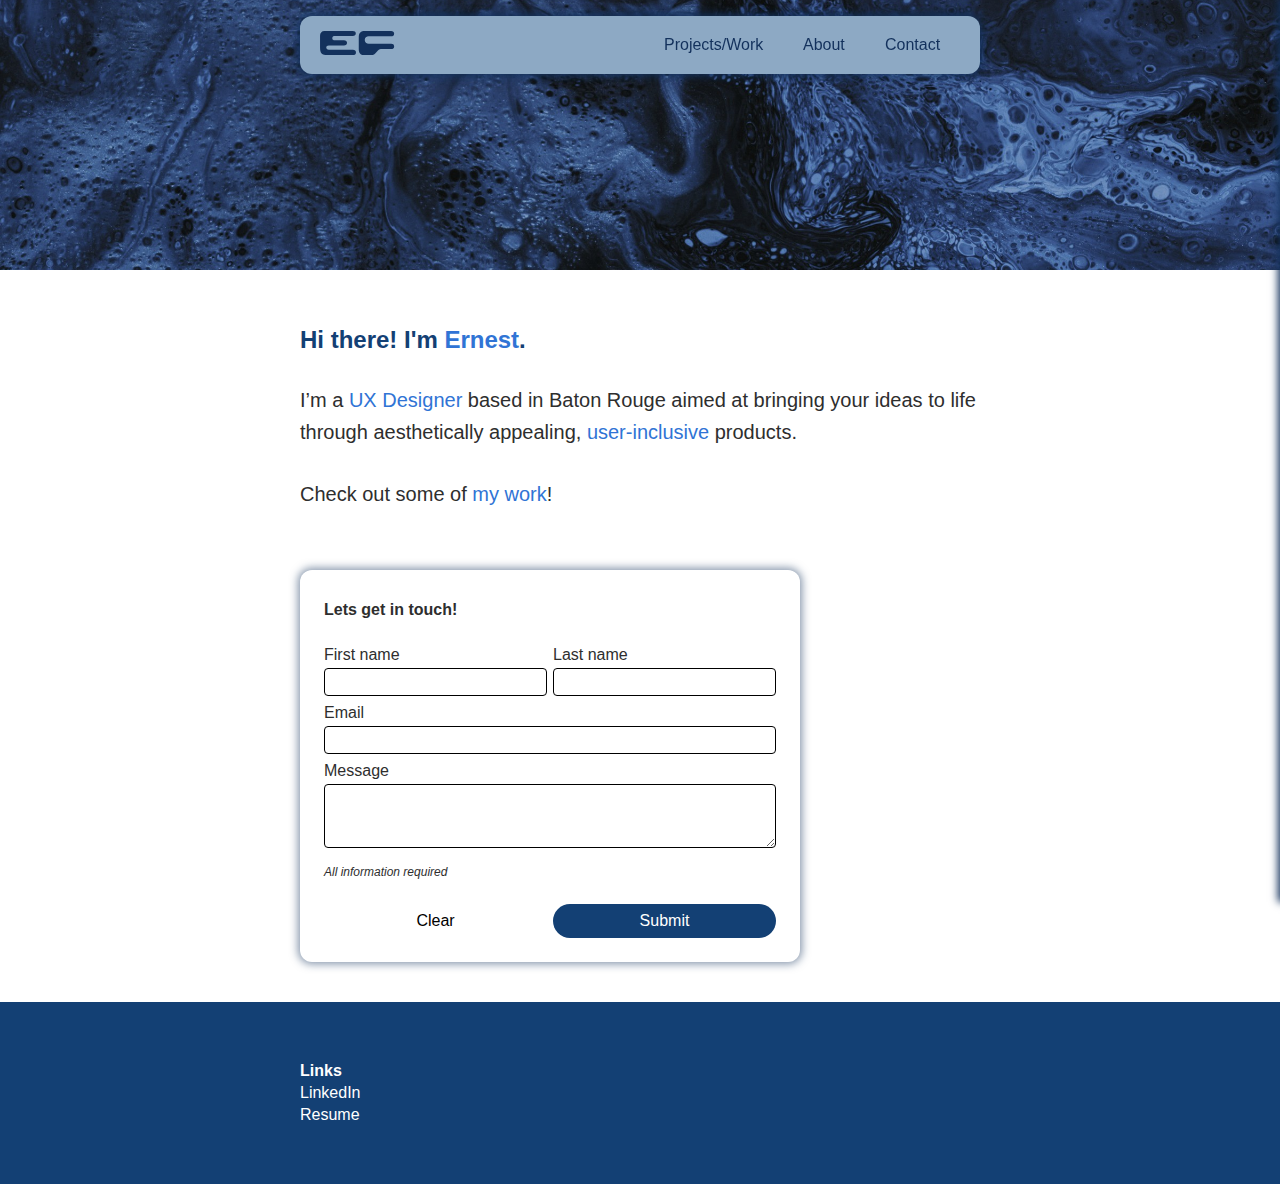
<file: index.html>
<!DOCTYPE html>

<html lang="en">
  <head>
    <meta charset="utf-8">
    <meta http-equiv="X-UA-Compatible" content="IE=edge">
    <title>Home | Ernest Fowler</title>
    <meta name="description" content="A portfolio site for Ernest Fowler">
    <meta name="viewport" content="width=device-width, initial-scale=1">
    
    <link rel="icon" href="./img/EF_icon.svg">
    <link rel="stylesheet" href="./css/main.css">
    <link href="https://fonts.cdnfonts.com/css/satoshi" rel="stylesheet">
    <link rel="stylesheet" href="https://cdnjs.cloudflare.com/ajax/libs/animate.css/4.1.1/animate.min.css" />
  </head>

  <body>
    <header>
      <div class="headerbox">
        <div class="headerlogo">
          <a href="./index.html">
            <img src="./img/EF.svg" alt="">
          </a>
        </div>
        
        <nav class="header_desktop">
          <a href="./projects.html" class="tg_buttonnav hvr-fade">Projects/Work</a>
          <a href="./about.html" class="tg_buttonnav hvr-fade">About</a>
          <a href="./contact.html" class="tg_buttonnav hvr-fade">Contact</a>
        </nav>
        <nav class="ham-menu-nav">
          <div class="ham-menu">
            <span></span>
            <span></span>
            <span></span>
          </div>
        </nav>
      </div>
      
      <div class="header_offscreen">
        <ul>
          <li><a href="./projects.html" class="tg_buttonnav">Projects/Work</a></li>
          <li><a href="./about.html" class="tg_buttonnav">About</a></li>
          <li><a href="./contact.html" class="tg_buttonnav">Contact</a></li>
        </ul>
      </div>  
    </header>

    <div class="default_hero"></div>

    <main>
      <h1 class="home_intro">Hi there! I'm <a target="_blank" href="https://www.linkedin.com/in/ernest-fowler/" class="home_intro link home_introlinkname">Ernest</a>.</h1>
      <p class="home_introdescription">I’m a <a target="_blank" href="https://www.nngroup.com/articles/definition-user-experience/" class="home_introdescription link">UX Designer</a> based in Baton Rouge aimed at bringing your ideas to life through aesthetically appealing, <a target="_blank" href="https://www.nngroup.com/articles/inclusive-design/#:~:text=Summary%3A%20Inclusive%20design%20describes%20methodologies,language%2C%20race%2C%20and%20more." class="home_introdescription link">user-inclusive</a> products. </p>
      <p class="home_introdescription">Check out some of <a href="./projects.html" class="link home_introdescription">my work</a>!</p>
          
      <div class="contactform-box">
        <p class="tg_subheader2 contactform-title">Lets get in touch!</p>
        <form action="./form-thank-you.html" method="post">
          <div class="contact">
            <div class="contactform-name">
              <div class="contactform-input-box">
                <label for="first-name">First name</label>
                <input class="contactform-input" type="text" id="first-name" required>
              </div>
              <div class="contactform-input-box">
                <label for="last-name">Last name</label>
                <input class="contactform-input" type="text" id="last-name" required>
              </div>
            </div>
          </div>

          <div class="contactform-input-box">
            <label for="email">Email</label>
            <input class="contactform-input" type="email" id="email" required>
          </div>

          <div class="contactform-input-box"><label for="message">Message</label>
            <textarea class="contactform-input" name="message" id="message" rows="3" cols="20"></textarea>
          </div>

          <p class="contactform-requiredinfo">All information required</p>

          <div class="contactform-buttons">
            <input class="tg_buttonnav" type="reset" value="Clear">
            <button class="tg_buttonnav" type="submit">Submit</button>
          </div>
        </form>
      </div>
      
    </main>

    <footer>
      <ul>
        <li class="tg_subheader2 footer-title">Links</li>
        <li><a href="">LinkedIn</a></li>
        <li><a href="">Resume</a></li>
      </ul>
    </footer>
    
    <script src="./js/main.js" async defer></script>
  </body>
</html>
</file>
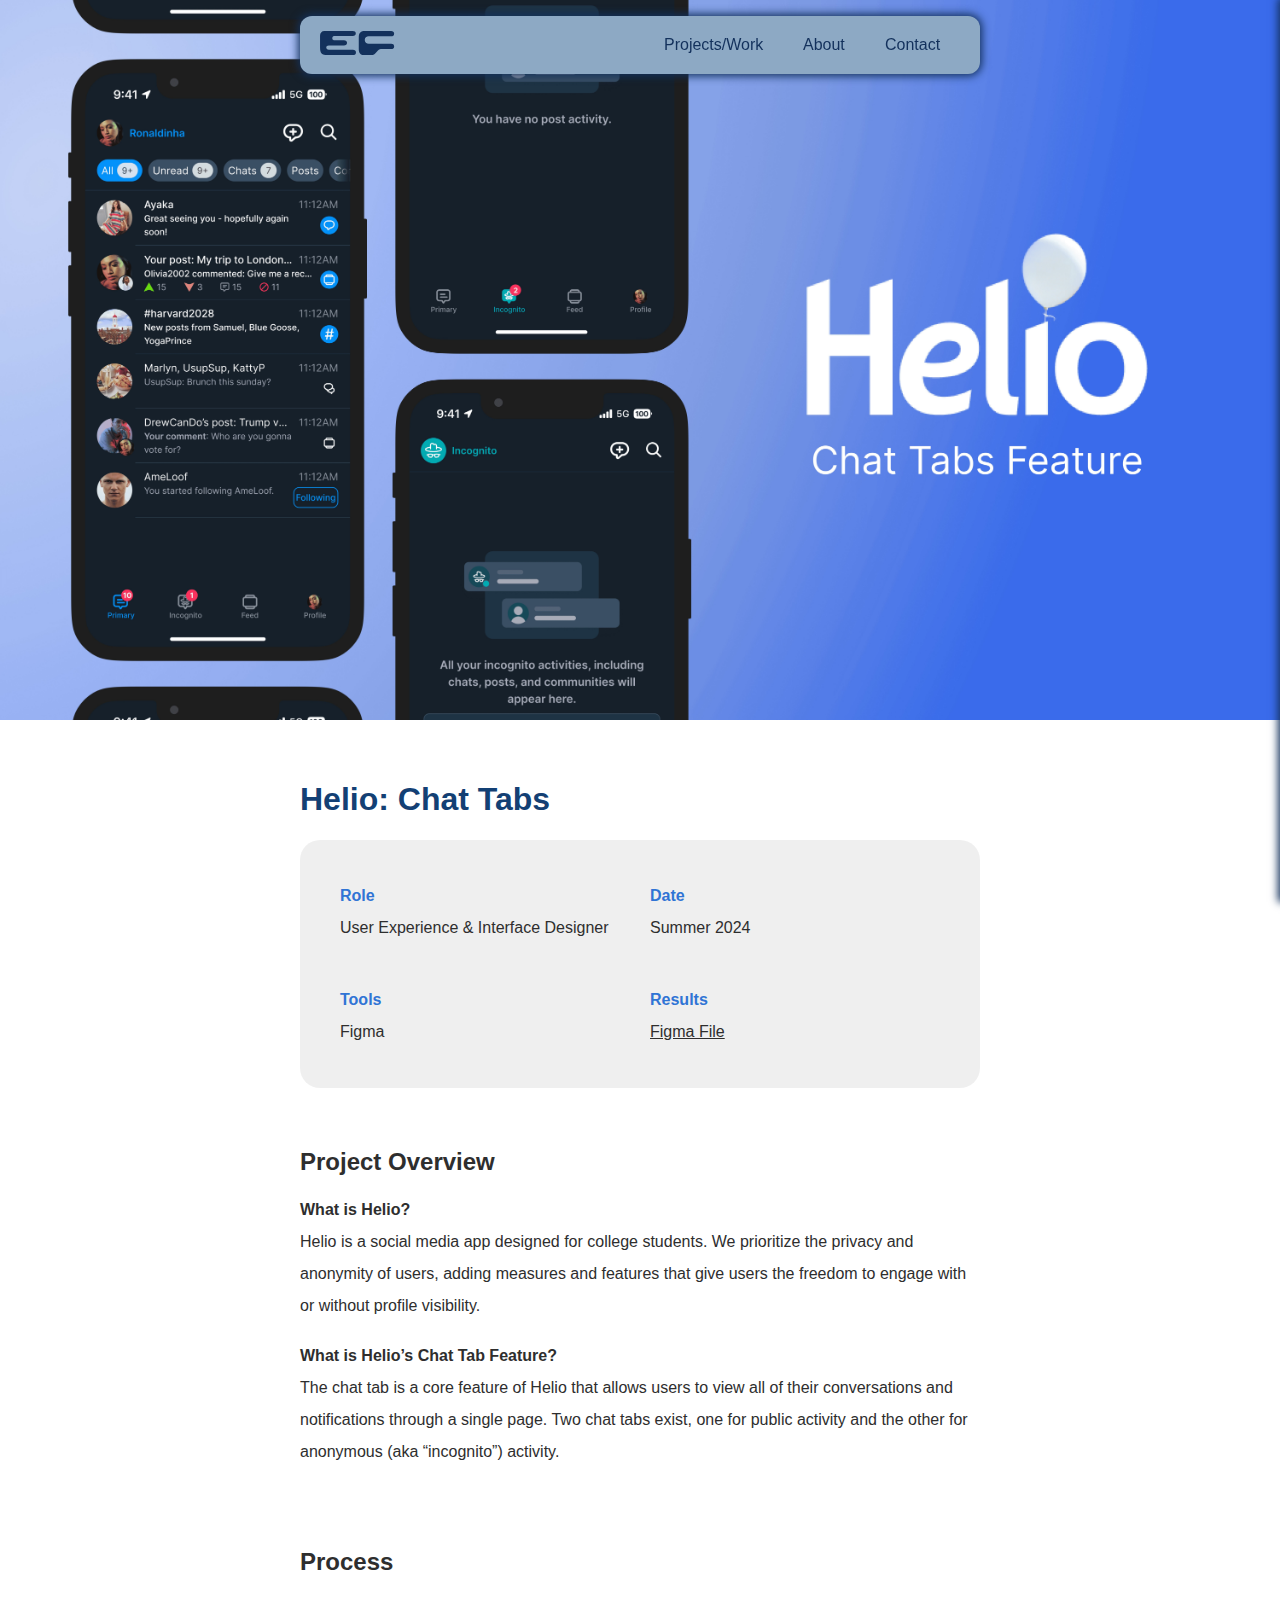
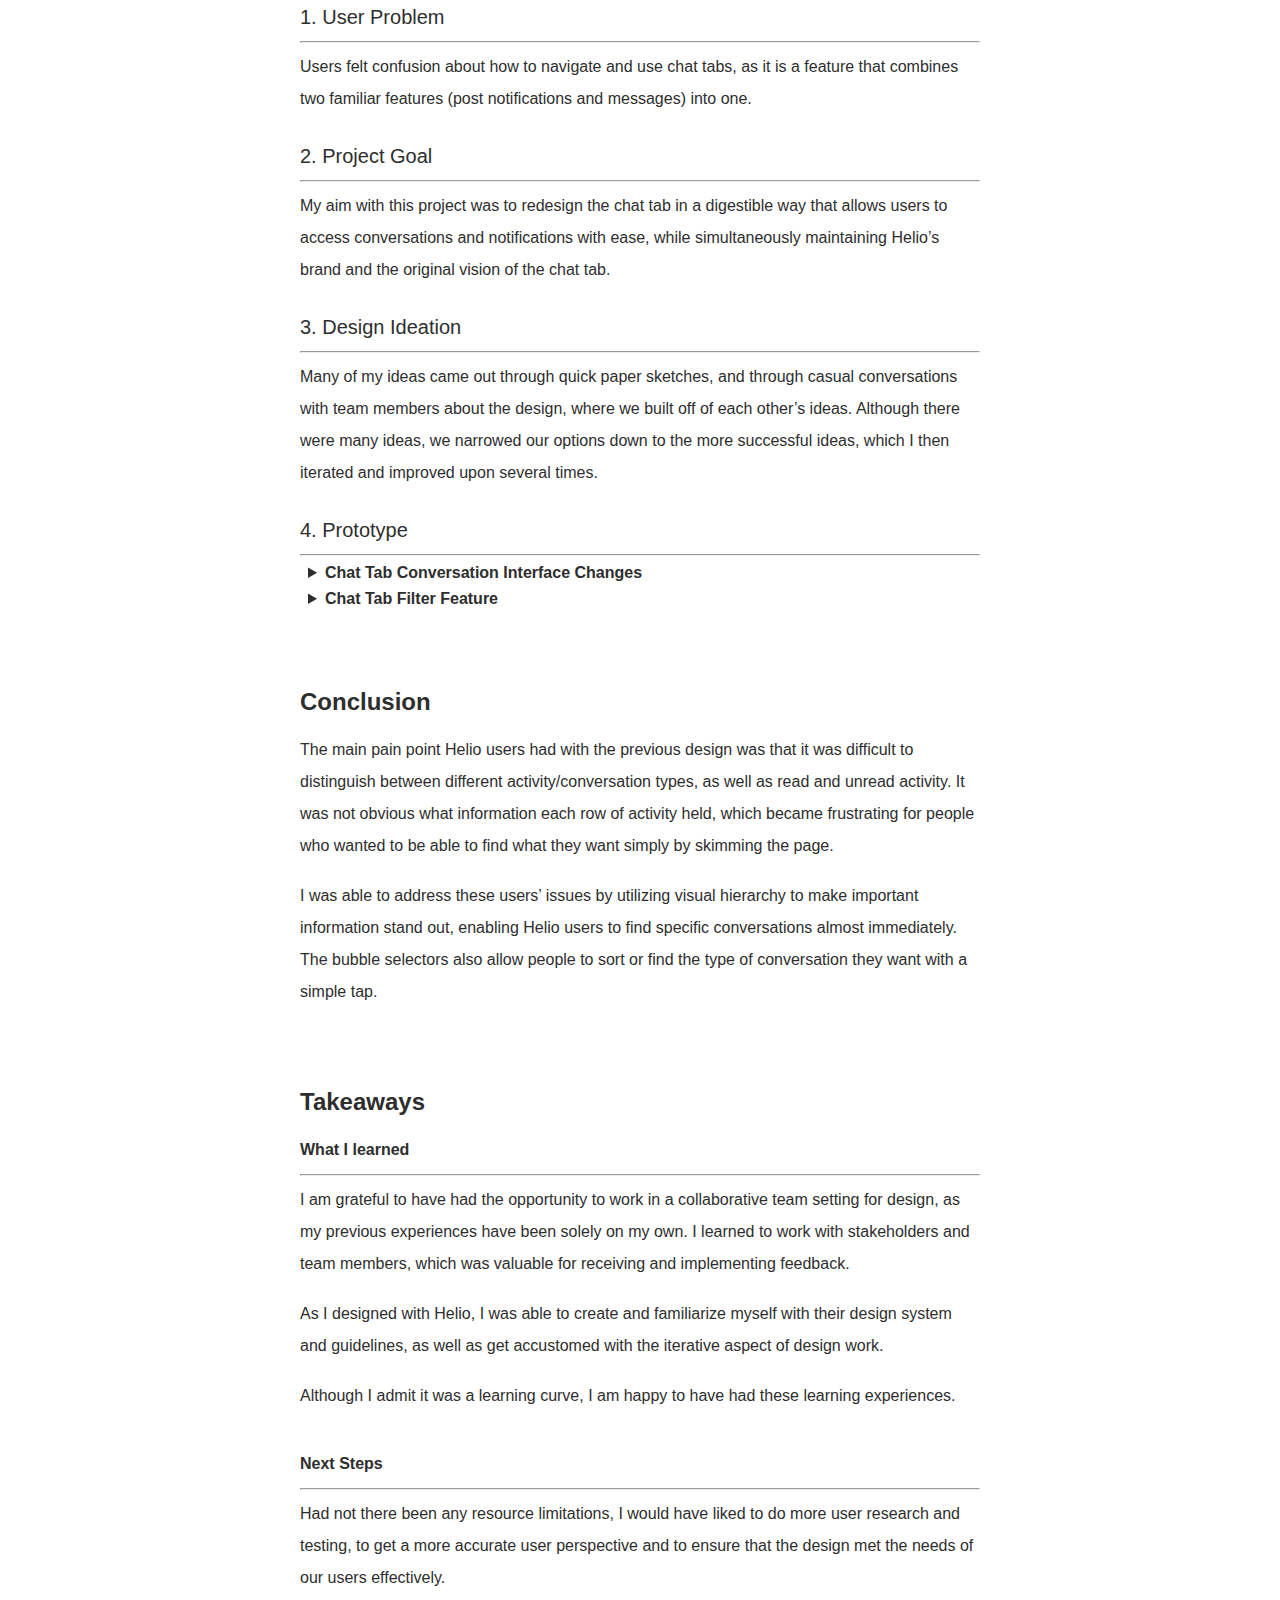
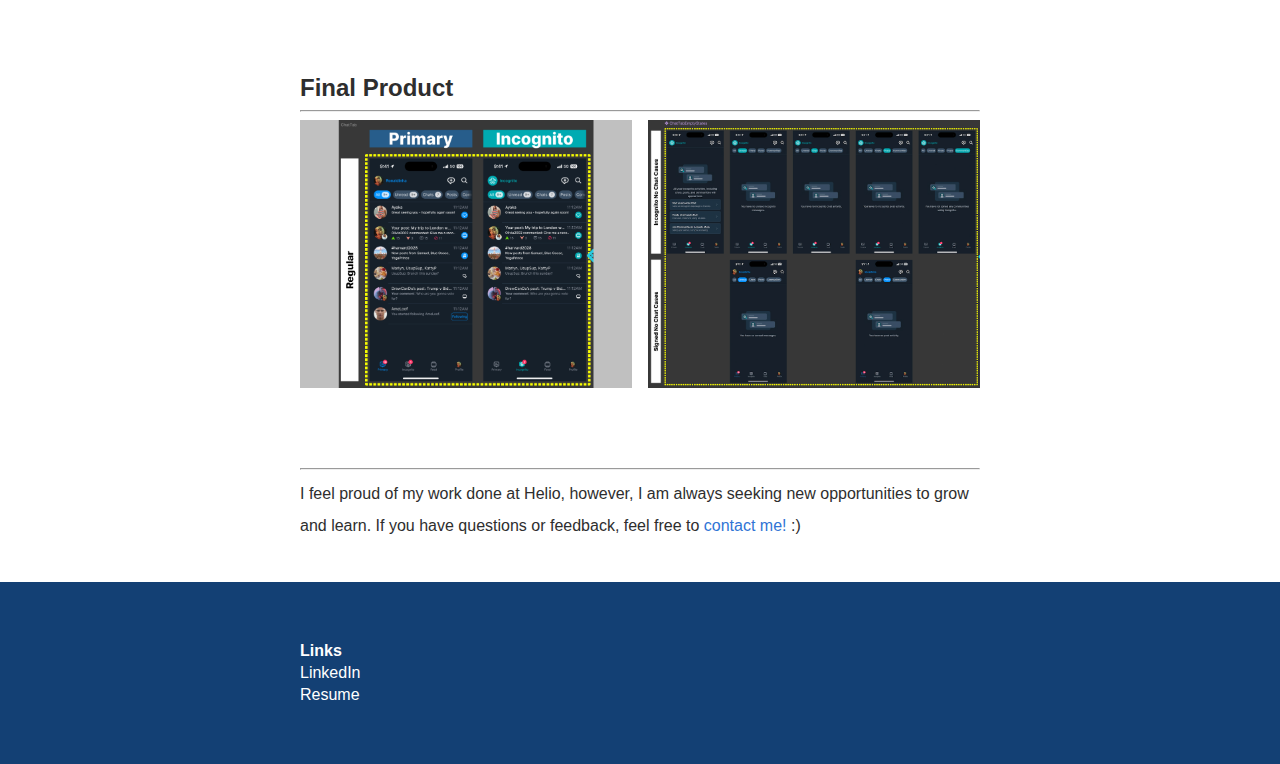
<file: projects-Helio-copy.html>
<!DOCTYPE html>

<html lang="en">
  <head>
    <meta charset="utf-8">
    <meta http-equiv="X-UA-Compatible" content="IE=edge">
    <title>Helio: Chat Tabs | Ernest Fowler</title>
    <meta name="description" content="A portfolio site for Ernest Fowler">
    <meta name="viewport" content="width=device-width, initial-scale=1">
    
    <link rel="icon" href="./img/EF_icon.svg">
    <link rel="stylesheet" href="./css/main.css">
    <link href="https://fonts.cdnfonts.com/css/satoshi" rel="stylesheet">
    <link rel="stylesheet" href="https://cdnjs.cloudflare.com/ajax/libs/animate.css/4.1.1/animate.min.css" />
  </head>

  <body>
    <header>
        <div class="headerbox">
          <div class="headerlogo">
            <a href="./index.html">
              <img src="./img/EF.svg" alt="">
            </a>
          </div>
          
          <nav class="header_desktop">
            <a href="./projects.html" class="tg_buttonnav hvr-fade">Projects/Work</a>
            <a href="./about.html" class="tg_buttonnav hvr-fade">About</a>
            <a href="./contact.html" class="tg_buttonnav hvr-fade">Contact</a>
          </nav>
          <nav class="ham-menu-nav">
            <div class="ham-menu">
              <span></span>
              <span></span>
              <span></span>
            </div>
          </nav>
        </div>
        
        <div class="header_offscreen">
          <ul>
            <li><a href="./projects.html" class="tg_buttonnav">Projects/Work</a></li>
            <li><a href="./about.html" class="tg_buttonnav">About</a></li>
            <li><a href="./contact.html" class="tg_buttonnav">Contact</a></li>
          </ul>
        </div>  
      </header>

    <div class="project-individual_hero helio_hero"></div>

    <main>
        <h1 class="default_title">Helio: Chat Tabs</h1>
        
        <div class="project-individual_infobox project-individual_infobox-intro">
            <div class="helio_infobox_1_item"><p class="tg_subheader2">Role</p><p>User Experience & Interface Designer</p></div>
            <div class="helio_infobox_1_item"><p class="tg_subheader2">Date</p><p>Summer 2024</p></div>
            <div class="helio_infobox_1_item"><p class="tg_subheader2">Tools</p><p>Figma</p></div>
            <div class="helio_infobox_1_item"><p class="tg_subheader2">Results</p><p><a href="https://www.figma.com/design/znCcaPIpje4CnK8XYqKn8o/Chat-Tabs?node-id=0-1&t=zvuYaeNhyimxtIdG-1">Figma File</a></p></div>
        </div>
        
        <section class="project-individual_section">
            <h2>Project Overview</h2>
            <br>
            <p class="tg_subheader2">What is Helio?</p>
            <p>Helio is a social media app designed for college students. We prioritize the privacy and anonymity of users, adding measures and features that give users the freedom to engage with or without profile visibility.</p>
            <br>
            <p class="tg_subheader2">What is Helio’s Chat Tab Feature?</p>
            <p>The chat tab is a core feature of Helio that allows users to view all of their conversations and notifications through a single page. Two chat tabs exist, one for public activity and the other for anonymous (aka “incognito”) activity. </p>
        </section>

        <section class="project-individual_section">
            <h2>Process</h2>
            <br>
            <h3>1. User Problem</h3>
            <hr>
            <p>Users felt confusion about how to navigate and use chat tabs, as it is a feature that combines two familiar features (post notifications and messages) into one.</p>
            <br>
            <h3>2. Project Goal</h3>
            <hr>
            <p>My aim with this project was to redesign the chat tab in a digestible way that allows users to access conversations and notifications with ease, while simultaneously maintaining Helio’s brand and the original vision of the chat tab.</p>
            <br>
            <h3>3. Design Ideation</h3>
            <hr>
            <p>Many of my ideas came out through quick paper sketches, and through casual conversations with team members about the design, where we built off of each other’s ideas. Although there were many ideas, we narrowed our options down to the more successful ideas, which I then iterated and improved upon several times.</p>
            <br>
            <h3>4. Prototype</h3>
            <hr>
            <details>
                <summary class="tg_subheader2">Chat Tab Conversation Interface Changes</summary>
                <div class="details">
                    <p>The original design attempted to help users visually categorize the different conversation types by using a small icon beside the profile photo, however, the icons were too small to notice. It was also not very obvious which conversations had new activity.</p>
                    <br>
                    <div class="project-individual_infobox helio_infobox_2">
                        <p class="tg_subheader2">Changes Made in New Design</p>
                        <ul>
                            <li>“Conversation type” icons
                                <ul>
                                    <li>Moved to the left to separate them from the profile image</li>
                                    <li>Icons enlarged for better visibility</li>
                                    <li>Lit up blue when indicating new activity</li>
                                </ul>
                            </li>
                            <li>New conversations were made bold to increase visual prominence</li>
                            <li>Each conversation was made a uniform height for consistency</li>
                        </ul>
                    </div>
                    <div class="helio_img-beforeafter">
                      <div>
                        <p class="tg_subheader1">Original Design</p>
                        <hr>
                        <img src="./img/helio_img-1.jpg" alt="">
                      </div>
                      <div>
                        <p class="tg_subheader1">Redesign 1</p>
                        <hr>
                        <img src="./img/helio_img-2.jpg" alt="">
                      </div>
                    </div>
                </div>
            </details>
            <details>
                <summary class="tg_subheader2">Chat Tab Filter Feature</summary>
                <div class="details">
                    <p>Our team wanted an efficient way for users to filter the different types of conversations, so I proposed the idea of a conversation type selector, where users can simply tap once to navigate easily between different types of conversations.</p>
                    <br>
                    <p>We originally entertained a dropdown filter feature, but since it required two taps, it would become another annoyance for users.</p>
                    <br>
                    <p>Instead, I proposed the idea of bubble selectors to reduce the feature’s use to a single tap. This idea has a more appealing appearance, and allows users to see how many new messages they have in each category.</p>
                    <br>
                    <div class="helio_img-beforeafter">
                      <div>
                        <p class="tg_subheader1">Original Design</p>
                        <hr>
                        <img src="./img/helio_img-3.jpg" alt="">
                      </div>
                      <div>
                        <p class="tg_subheader1">Redesign 2</p>
                        <hr>
                        <img src="./img/helio_img-4.jpg" alt="">
                      </div>
                    </div>
                </div>
            </details>
        </section>

        <section class="project-individual_section">
            <h2>Conclusion</h2>
            <br>
            <p>The main pain point Helio users had with the previous design was that it was difficult to distinguish between different activity/conversation types, as well as read and unread activity. It was not obvious what information each row of activity held, which became frustrating for people who wanted to be able to find what they want simply by skimming the page. </p>
            <br>
            <p>I was able to address these users’ issues by utilizing visual hierarchy to make important information stand out, enabling Helio users to find specific conversations almost immediately. The bubble selectors also allow people to sort or find the type of conversation they want with a simple tap.</p>
        </section>

        <section class="project-individual_section">
            <h2>Takeaways</h2>
            <br>
            <p class="tg_subheader2">What I learned</p>
            <hr>
            <p>I am grateful to have had the opportunity to work in a collaborative team setting for design, as my previous experiences have been solely on my own. I learned to work with stakeholders and team members, which was valuable for receiving and implementing feedback. </p>
            <br>
            <p>As I designed with Helio, I was able to create and familiarize myself with their design system and guidelines, as well as get accustomed with the iterative aspect of design work. </p>
            <br>
            <p>Although I admit it was a learning curve, I am happy to have had these learning experiences.</p>
            <br>
            <br>
            <p class="tg_subheader2">Next Steps</p>
            <hr>
            <p>Had not there been any resource limitations, I would have liked to do more user research and testing, to get a more accurate user perspective and to ensure that the design met the needs of our users effectively.</p>
        </section>

        <section class="project-individual_section">
            <h2>Final Product</h2>
            <hr>
            <div class="helio_img-final">
              <img src="./img/helio_img-5.jpg" alt="">
              <img src="./img/helio_img-6.jpg" alt="">
            </div>
        </section>

        <hr>
        <p>I feel proud of my work done at Helio, however, I am always seeking new opportunities to grow and learn. If you have questions or feedback, feel free to <a href="./contact.html" class="link">contact me!</a> :)</p>
    </main>

    <footer>
      <ul>
        <li class="tg_subheader2 footer-title">Links</li>
        <li><a href="">LinkedIn</a></li>
        <li><a href="">Resume</a></li>
      </ul>
    </footer>
    
    <script src="./js/main.js" async defer></script>
  </body>
</html>
</file>
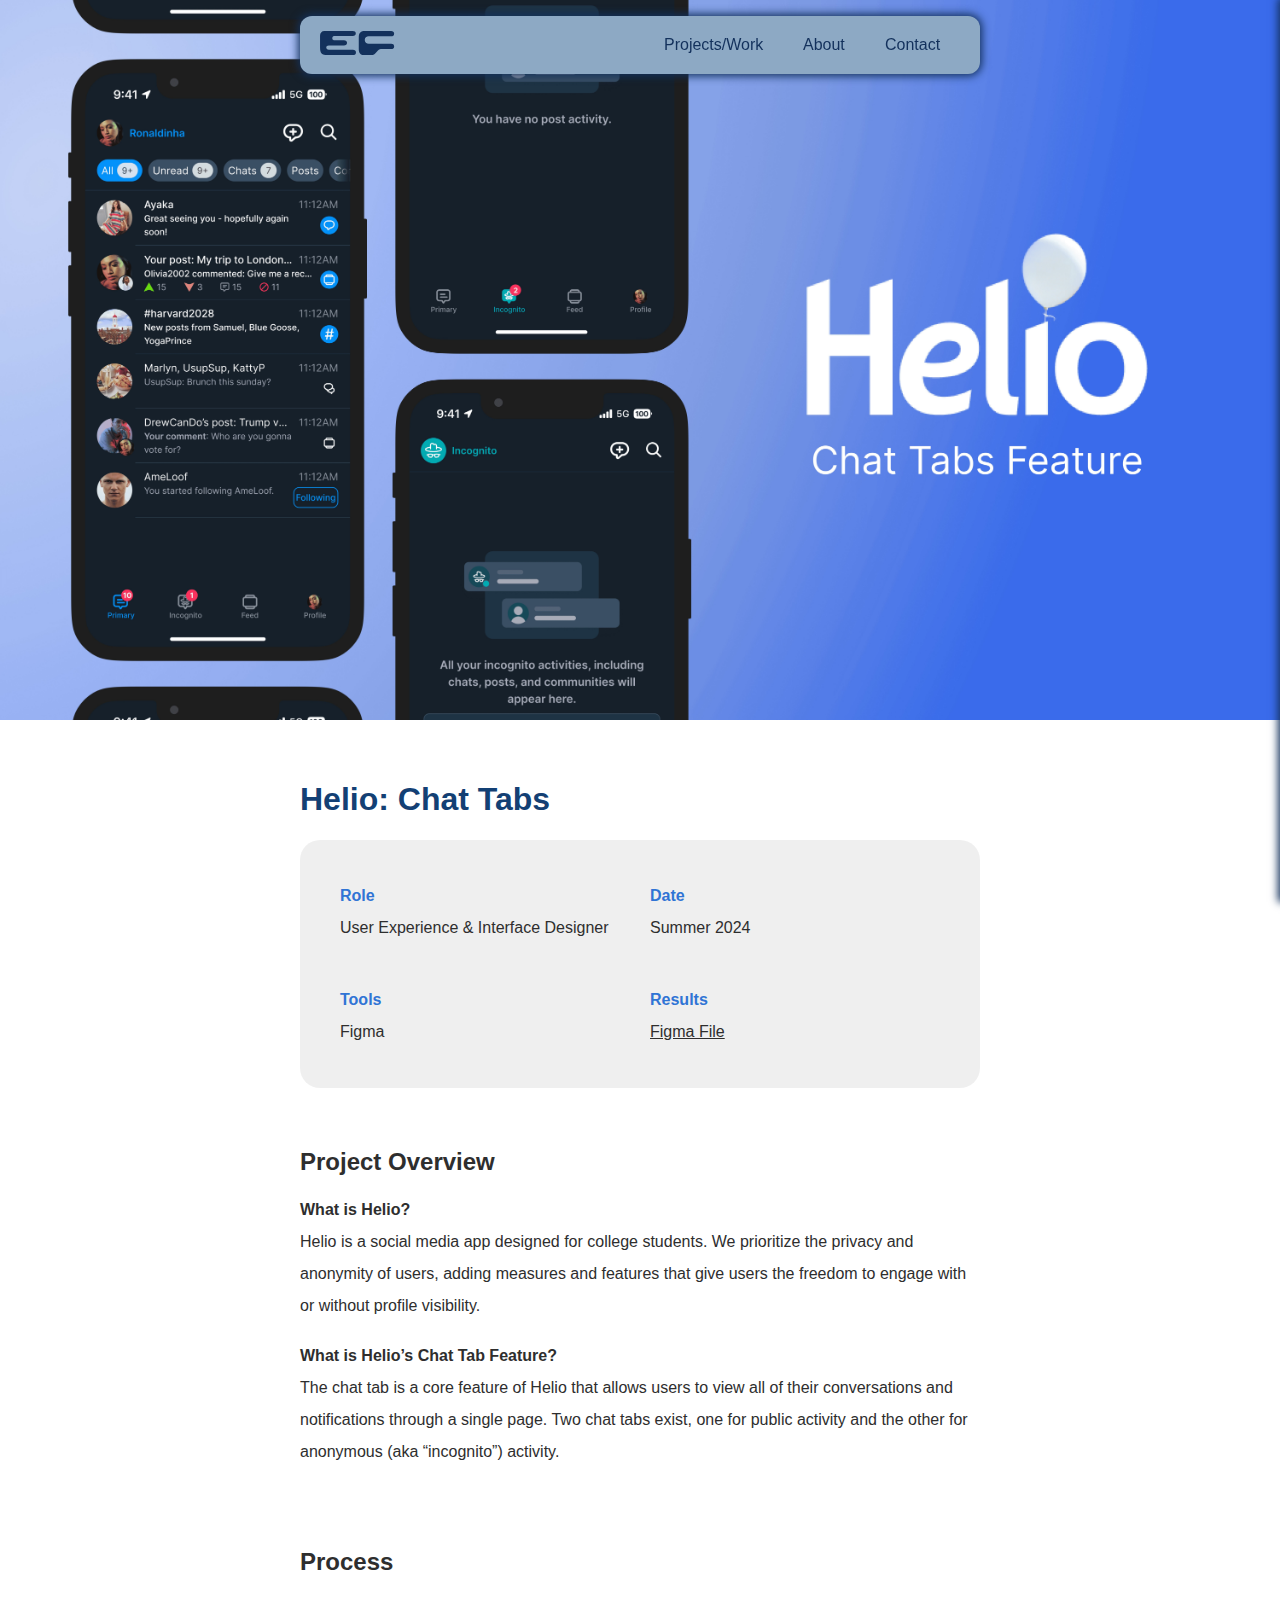
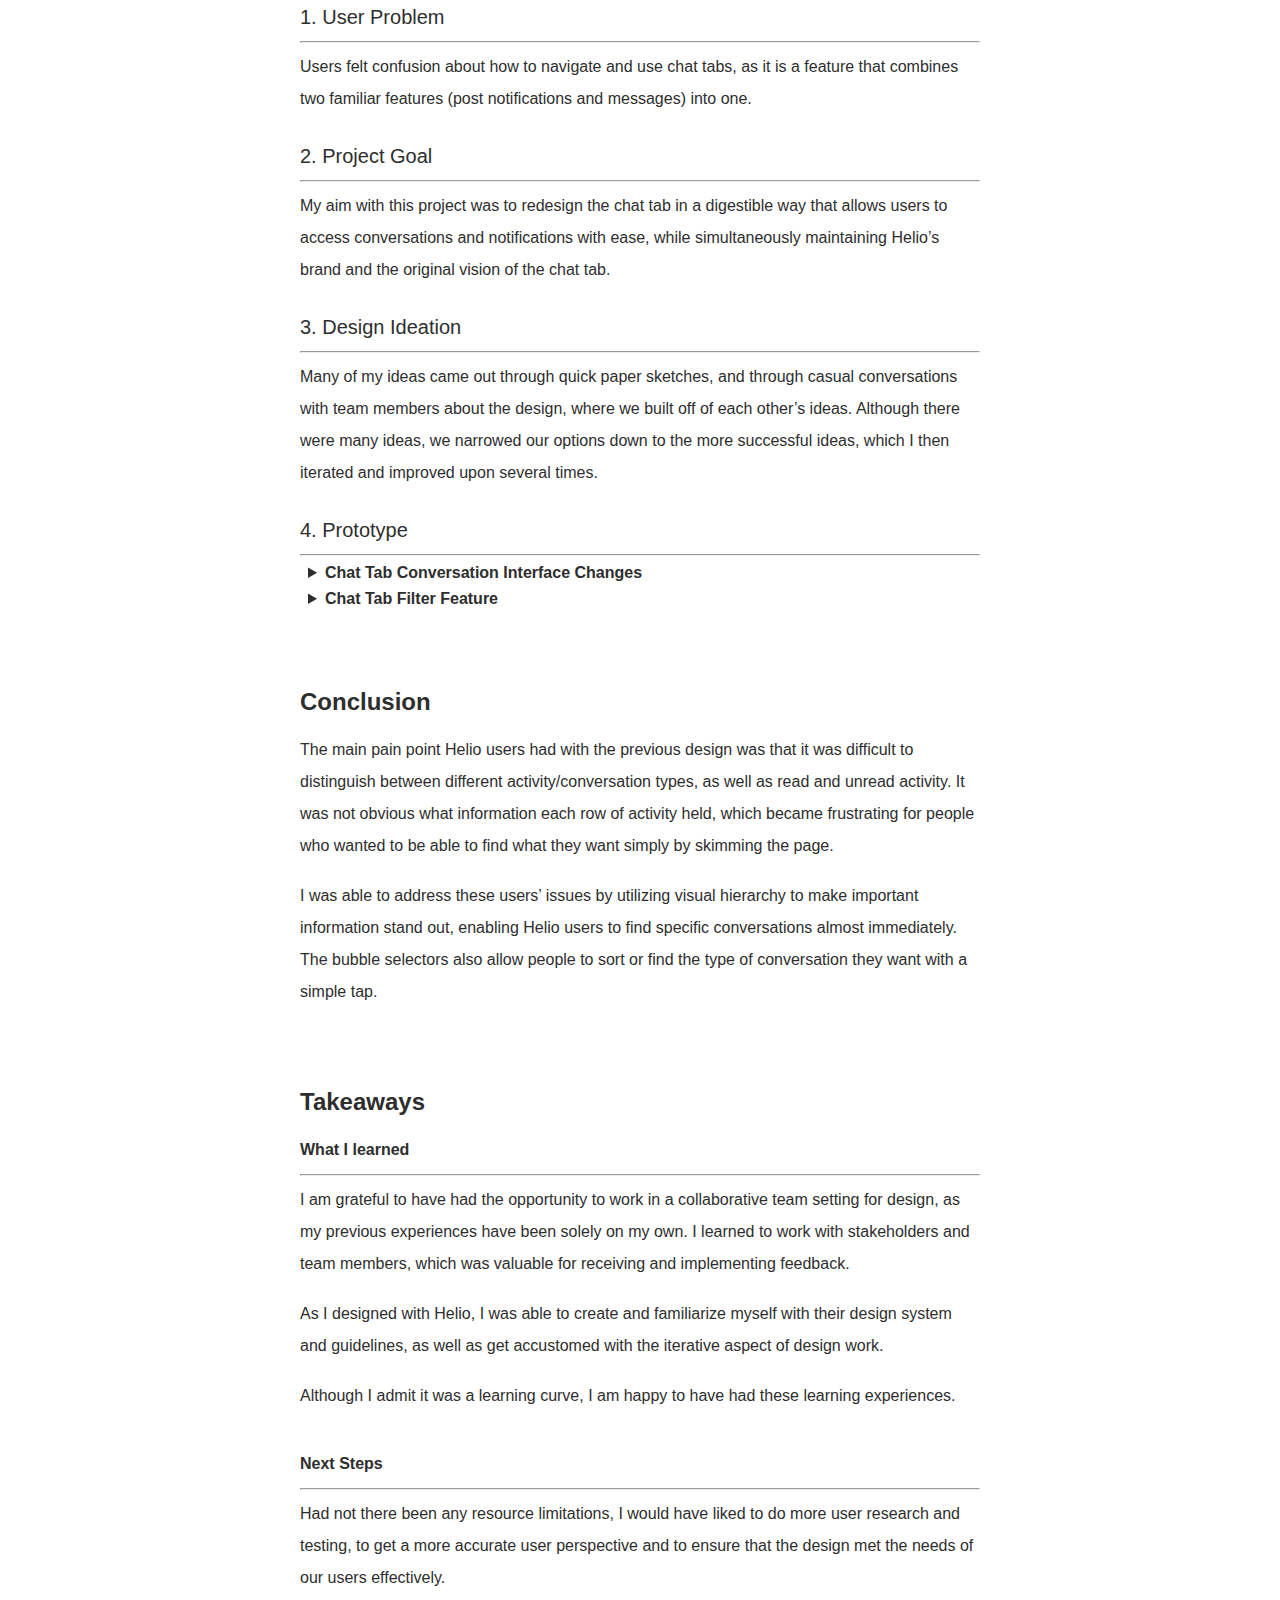
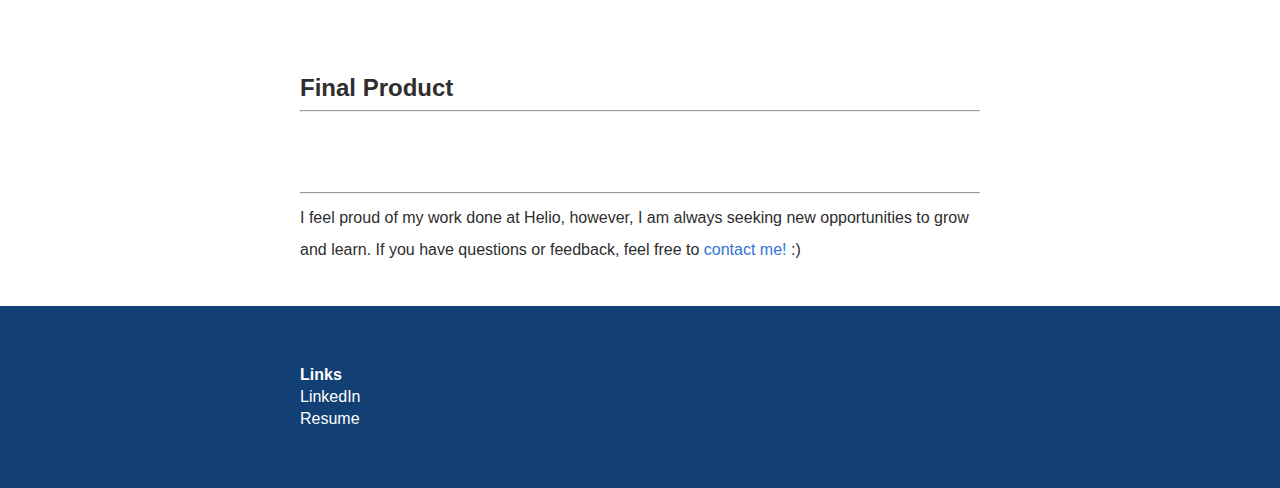
<file: projects-Helio.html>
<!DOCTYPE html>

<html lang="en">
  <head>
    <meta charset="utf-8">
    <meta http-equiv="X-UA-Compatible" content="IE=edge">
    <title>Helio: Chat Tabs | Ernest Fowler</title>
    <meta name="description" content="A portfolio site for Ernest Fowler">
    <meta name="viewport" content="width=device-width, initial-scale=1">
    
    <link rel="icon" href="./img/EF_icon.svg">
    <link rel="stylesheet" href="./css/main.css">
    <link href="https://fonts.cdnfonts.com/css/satoshi" rel="stylesheet">
    <link rel="stylesheet" href="https://cdnjs.cloudflare.com/ajax/libs/animate.css/4.1.1/animate.min.css" />
  </head>

  <body>
    <header>
        <div class="headerbox">
          <div class="headerlogo">
            <a href="./index.html">
              <img src="./img/EF.svg" alt="">
            </a>
          </div>
          
          <nav class="header_desktop">
            <a href="./projects.html" class="tg_buttonnav hvr-fade">Projects/Work</a>
            <a href="./about.html" class="tg_buttonnav hvr-fade">About</a>
            <a href="./contact.html" class="tg_buttonnav hvr-fade">Contact</a>
          </nav>
          <nav class="ham-menu-nav">
            <div class="ham-menu">
              <span></span>
              <span></span>
              <span></span>
            </div>
          </nav>
        </div>
        
        <div class="header_offscreen">
          <ul>
            <li><a href="./projects.html" class="tg_buttonnav">Projects/Work</a></li>
            <li><a href="./about.html" class="tg_buttonnav">About</a></li>
            <li><a href="./contact.html" class="tg_buttonnav">Contact</a></li>
          </ul>
        </div>  
      </header>

    <div class="project-individual_hero helio_hero"></div>

    <main>
        <h1 class="default_title">Helio: Chat Tabs</h1>
        
        <div class="project-individual_infobox project-individual_infobox-intro">
            <div class="helio_infobox_1_item"><p class="tg_subheader2">Role</p><p>User Experience & Interface Designer</p></div>
            <div class="helio_infobox_1_item"><p class="tg_subheader2">Date</p><p>Summer 2024</p></div>
            <div class="helio_infobox_1_item"><p class="tg_subheader2">Tools</p><p>Figma</p></div>
            <div class="helio_infobox_1_item"><p class="tg_subheader2">Results</p><p><a href="https://www.figma.com/design/znCcaPIpje4CnK8XYqKn8o/Chat-Tabs?node-id=0-1&t=zvuYaeNhyimxtIdG-1">Figma File</a></p></div>
        </div>
        
        <section class="project-individual_section">
            <h2>Project Overview</h2>
            <br>
            <p class="tg_subheader2">What is Helio?</p>
            <p>Helio is a social media app designed for college students. We prioritize the privacy and anonymity of users, adding measures and features that give users the freedom to engage with or without profile visibility.</p>
            <br>
            <p class="tg_subheader2">What is Helio’s Chat Tab Feature?</p>
            <p>The chat tab is a core feature of Helio that allows users to view all of their conversations and notifications through a single page. Two chat tabs exist, one for public activity and the other for anonymous (aka “incognito”) activity. </p>
        </section>

        <section class="project-individual_section">
            <h2>Process</h2>
            <br>
            <h3>1. User Problem</h3>
            <hr>
            <p>Users felt confusion about how to navigate and use chat tabs, as it is a feature that combines two familiar features (post notifications and messages) into one.</p>
            <br>
            <h3>2. Project Goal</h3>
            <hr>
            <p>My aim with this project was to redesign the chat tab in a digestible way that allows users to access conversations and notifications with ease, while simultaneously maintaining Helio’s brand and the original vision of the chat tab.</p>
            <br>
            <h3>3. Design Ideation</h3>
            <hr>
            <p>Many of my ideas came out through quick paper sketches, and through casual conversations with team members about the design, where we built off of each other’s ideas. Although there were many ideas, we narrowed our options down to the more successful ideas, which I then iterated and improved upon several times.</p>
            <br>
            <h3>4. Prototype</h3>
            <hr>
            <details>
                <summary class="tg_subheader2">Chat Tab Conversation Interface Changes</summary>
                <div class="details">
                    <p>The original design attempted to help users visually categorize the different conversation types by using a small icon beside the profile photo, however, the icons were too small to notice. It was also not very obvious which conversations had new activity.</p>
                    <br>
                    <div class="project-individual_infobox helio_infobox_2">
                        <p class="tg_subheader2">Changes Made in New Design</p>
                        <ul>
                            <li>“Conversation type” icons
                                <ul>
                                    <li>Moved to the left to separate them from the profile image</li>
                                    <li>Icons enlarged for better visibility</li>
                                    <li>Lit up blue when indicating new activity</li>
                                </ul>
                            </li>
                            <li>New conversations were made bold to increase visual prominence</li>
                            <li>Each conversation was made a uniform height for consistency</li>
                        </ul>
                    </div>
                </div>
            </details>
            <details>
                <summary class="tg_subheader2">Chat Tab Filter Feature</summary>
                <div class="details">
                    <p>Our team wanted an efficient way for users to filter the different types of conversations, so I proposed the idea of a conversation type selector, where users can simply tap once to navigate easily between different types of conversations.</p>
                    <br>
                    <p>We originally entertained a dropdown filter feature, but since it required two taps, it would become another annoyance for users.</p>
                    <br>
                    <p>Instead, I proposed the idea of bubble selectors to reduce the feature’s use to a single tap. This idea has a more appealing appearance, and allows users to see how many new messages they have in each category.</p>
                    <br>
                </div>
            </details>
        </section>

        <section class="project-individual_section">
            <h2>Conclusion</h2>
            <br>
            <p>The main pain point Helio users had with the previous design was that it was difficult to distinguish between different activity/conversation types, as well as read and unread activity. It was not obvious what information each row of activity held, which became frustrating for people who wanted to be able to find what they want simply by skimming the page. </p>
            <br>
            <p>I was able to address these users’ issues by utilizing visual hierarchy to make important information stand out, enabling Helio users to find specific conversations almost immediately. The bubble selectors also allow people to sort or find the type of conversation they want with a simple tap.</p>
        </section>

        <section class="project-individual_section">
            <h2>Takeaways</h2>
            <br>
            <p class="tg_subheader2">What I learned</p>
            <hr>
            <p>I am grateful to have had the opportunity to work in a collaborative team setting for design, as my previous experiences have been solely on my own. I learned to work with stakeholders and team members, which was valuable for receiving and implementing feedback. </p>
            <br>
            <p>As I designed with Helio, I was able to create and familiarize myself with their design system and guidelines, as well as get accustomed with the iterative aspect of design work. </p>
            <br>
            <p>Although I admit it was a learning curve, I am happy to have had these learning experiences.</p>
            <br>
            <br>
            <p class="tg_subheader2">Next Steps</p>
            <hr>
            <p>Had not there been any resource limitations, I would have liked to do more user research and testing, to get a more accurate user perspective and to ensure that the design met the needs of our users effectively.</p>
        </section>

        <section class="project-individual_section">
            <h2>Final Product</h2>
            <hr>
        </section>

        <hr>
        <p>I feel proud of my work done at Helio, however, I am always seeking new opportunities to grow and learn. If you have questions or feedback, feel free to <a href="./contact.html" class="link">contact me!</a> :)</p>
    </main>

    <footer>
      <ul>
        <li class="tg_subheader2 footer-title">Links</li>
        <li><a href="">LinkedIn</a></li>
        <li><a href="">Resume</a></li>
      </ul>
    </footer>
    
    <script src="./js/main.js" async defer></script>
  </body>
</html>
</file>
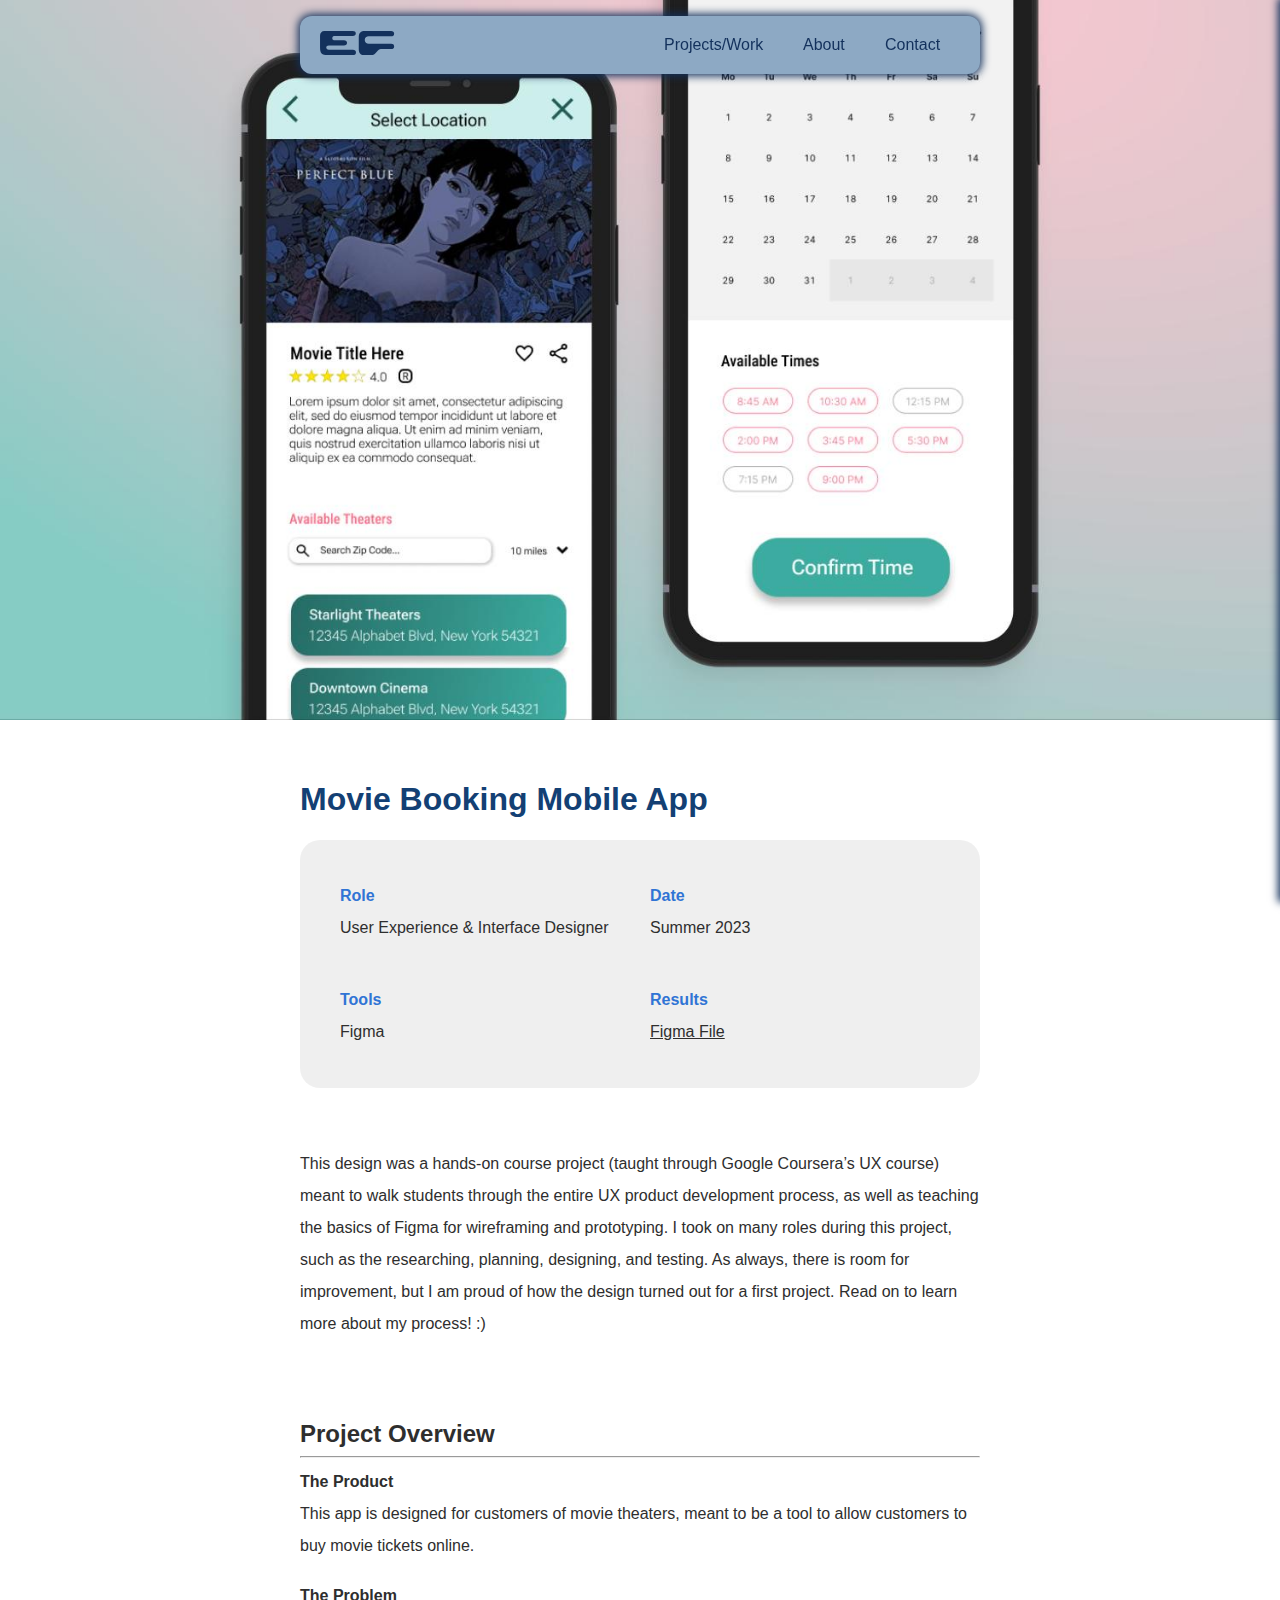
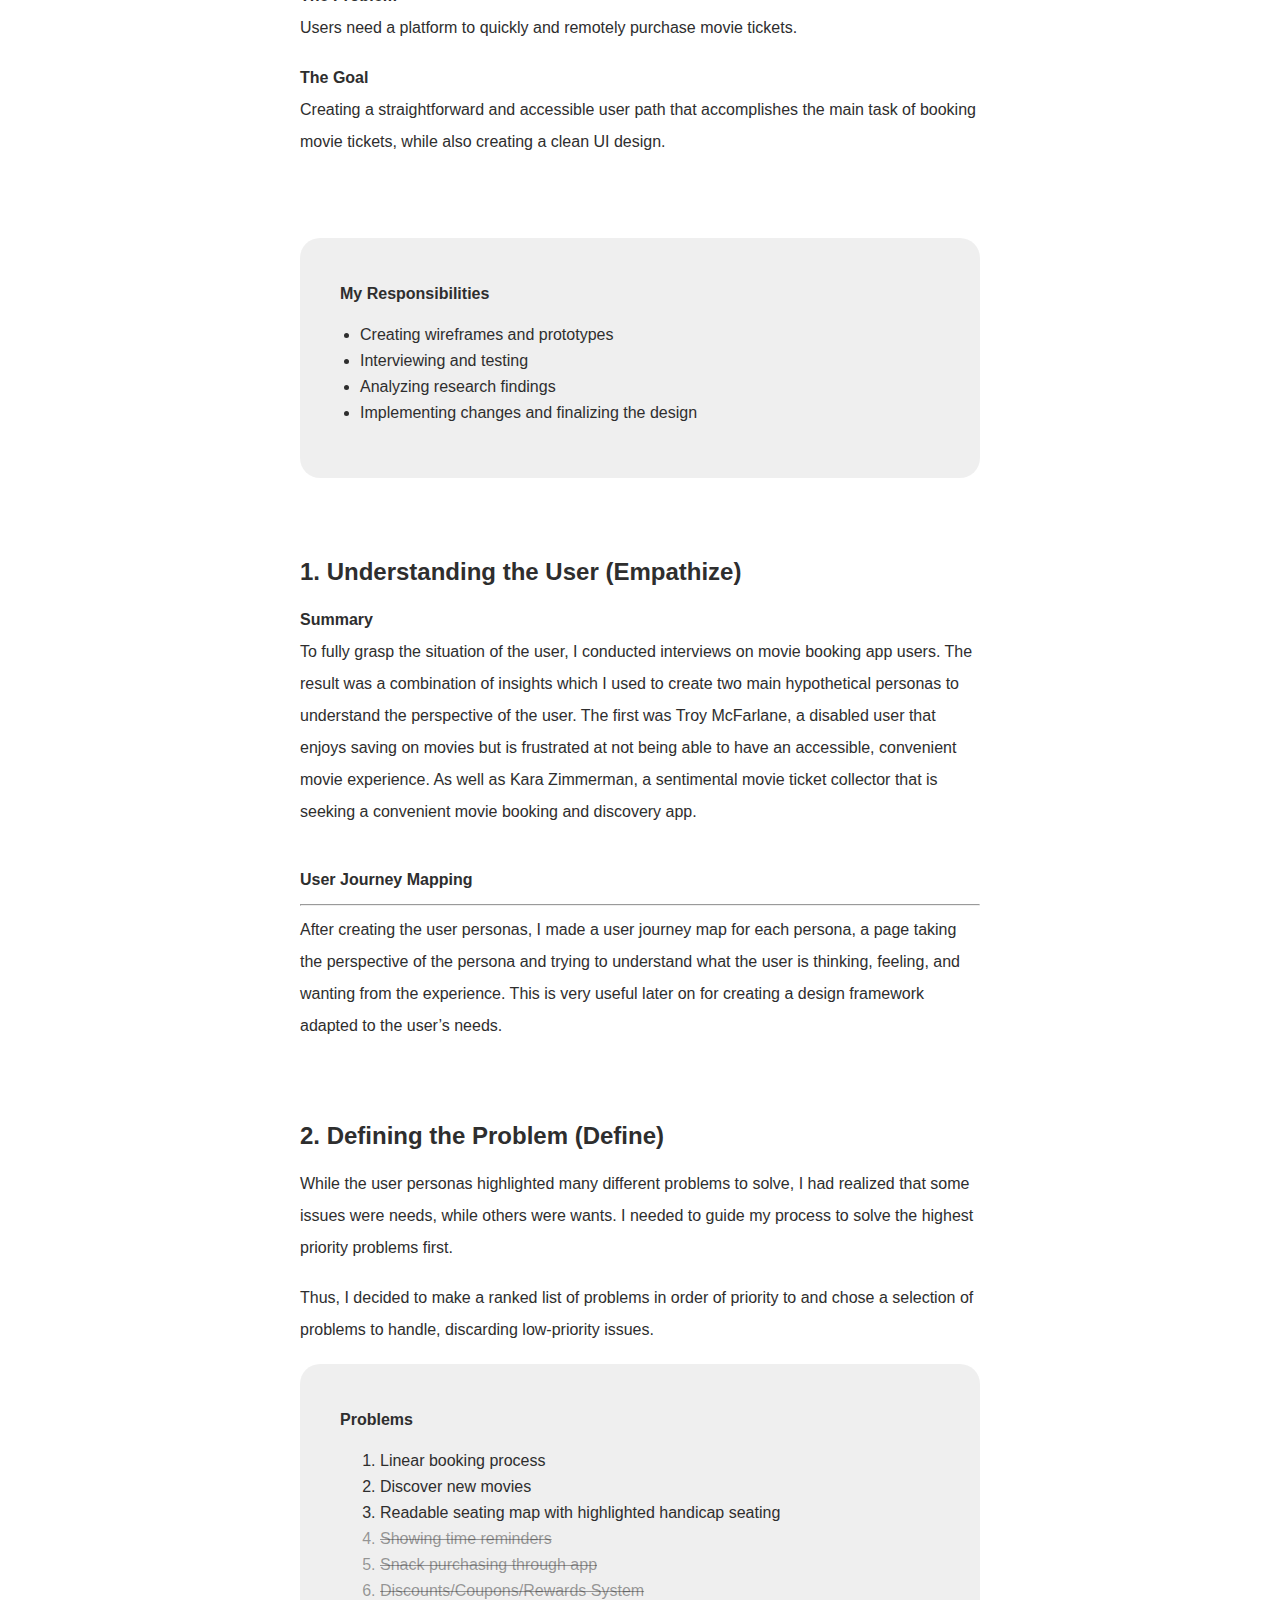
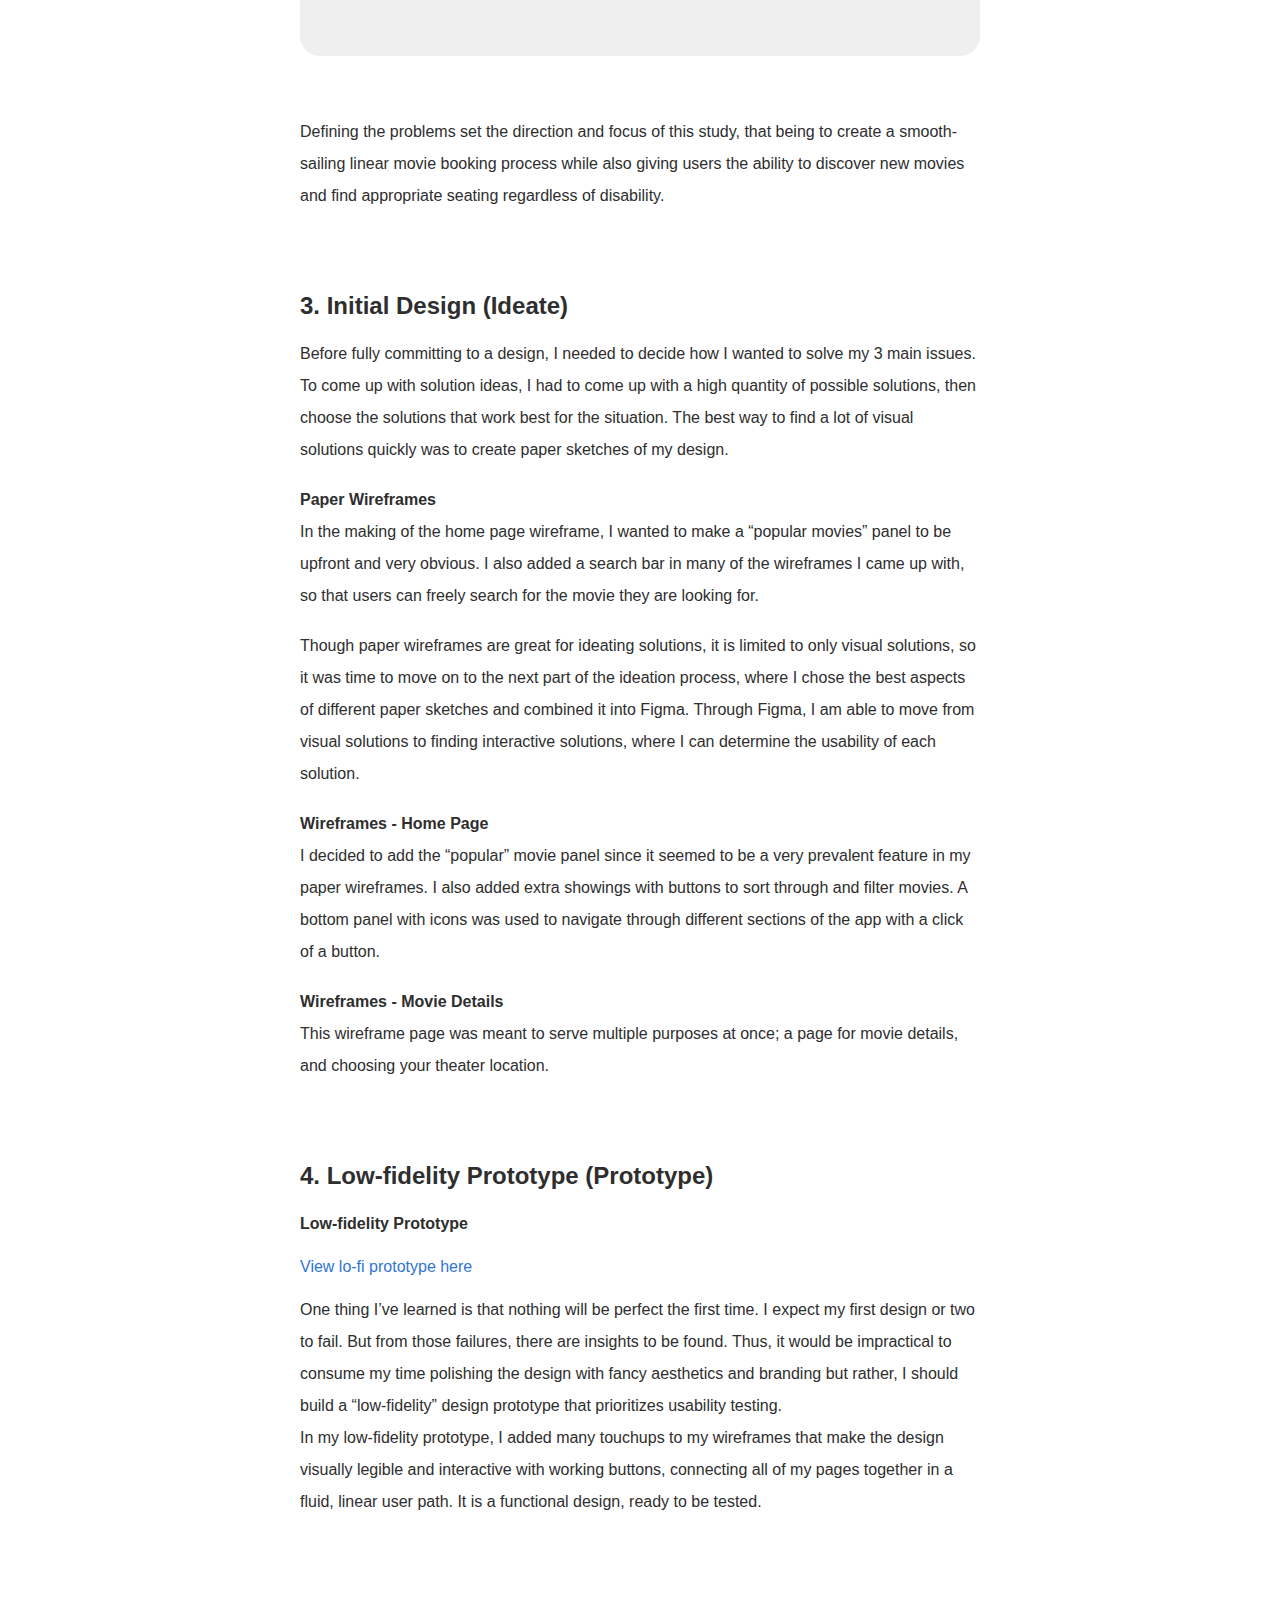
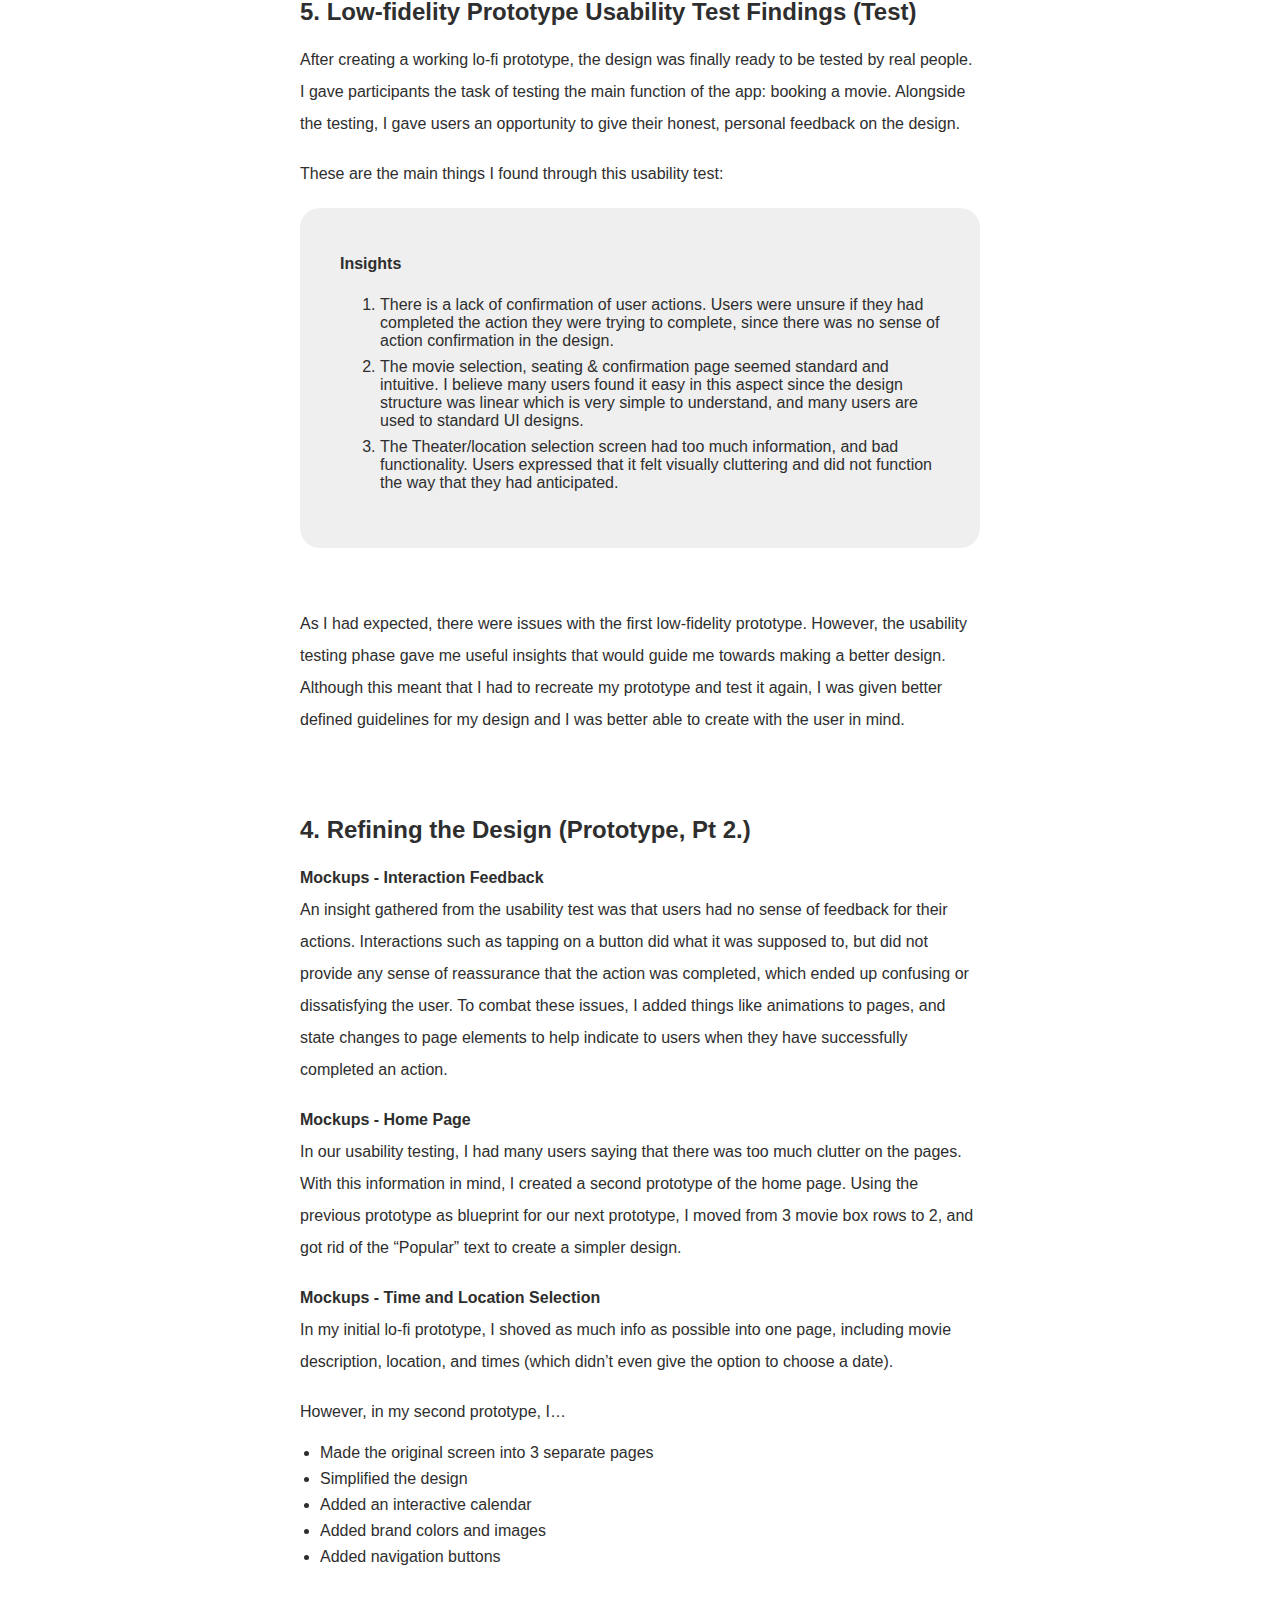
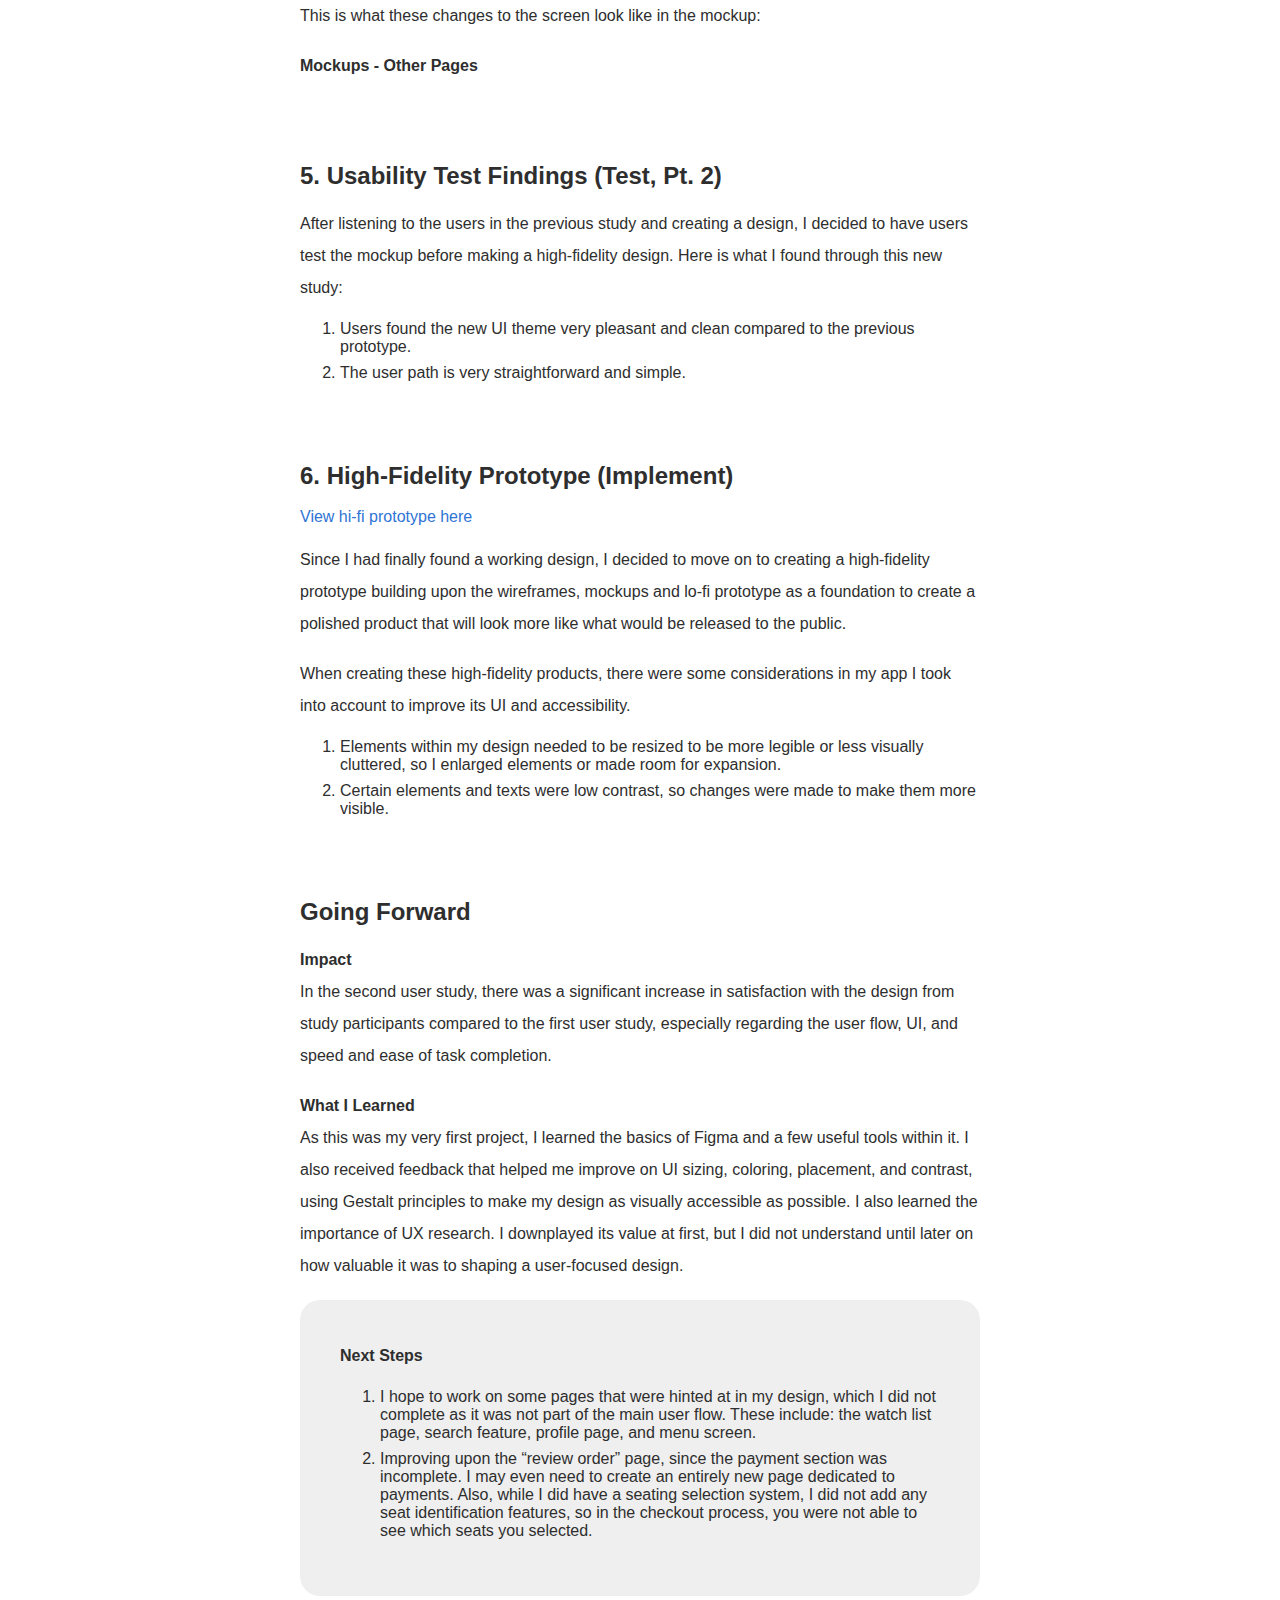
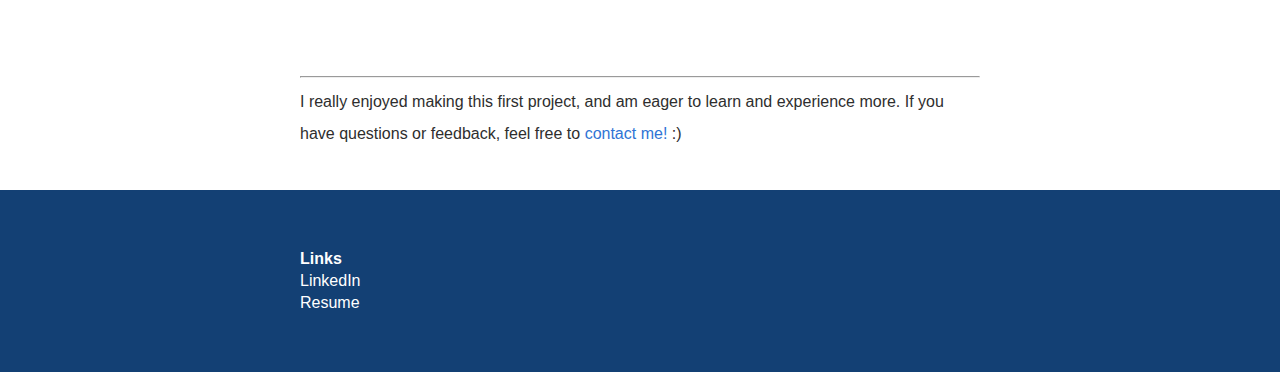
<file: projects-Movie_Booking_App_Design.html>
<!DOCTYPE html>

<html lang="en">
  <head>
    <meta charset="utf-8">
    <meta http-equiv="X-UA-Compatible" content="IE=edge">
    <title>Movie Booking Mobile App | Ernest Fowler</title>
    <meta name="description" content="A portfolio site for Ernest Fowler">
    <meta name="viewport" content="width=device-width, initial-scale=1">
    
    <link rel="icon" href="./img/EF_icon.svg">
    <link rel="stylesheet" href="./css/main.css">
    <link href="https://fonts.cdnfonts.com/css/satoshi" rel="stylesheet">
    <link rel="stylesheet" href="https://cdnjs.cloudflare.com/ajax/libs/animate.css/4.1.1/animate.min.css" />
  </head>

  <body>
    <header>
        <div class="headerbox">
          <div class="headerlogo">
            <a href="./index.html">
              <img src="./img/EF.svg" alt="">
            </a>
          </div>
          
          <nav class="header_desktop">
            <a href="./projects.html" class="tg_buttonnav hvr-fade">Projects/Work</a>
            <a href="./about.html" class="tg_buttonnav hvr-fade">About</a>
            <a href="./contact.html" class="tg_buttonnav hvr-fade">Contact</a>
          </nav>
          <nav class="ham-menu-nav">
            <div class="ham-menu">
              <span></span>
              <span></span>
              <span></span>
            </div>
          </nav>
        </div>
        
        <div class="header_offscreen">
          <ul>
            <li><a href="./projects.html" class="tg_buttonnav">Projects/Work</a></li>
            <li><a href="./about.html" class="tg_buttonnav">About</a></li>
            <li><a href="./contact.html" class="tg_buttonnav">Contact</a></li>
          </ul>
        </div>  
      </header>

    <div class="project-individual_hero movie_hero"></div>

    <main>
        <h1 class="default_title">Movie Booking Mobile App</h1>
        
        <div class="project-individual_infobox project-individual_infobox-intro">
            <div class="helio_infobox_1_item"><p class="tg_subheader2">Role</p><p>User Experience & Interface Designer</p></div>
            <div class="helio_infobox_1_item"><p class="tg_subheader2">Date</p><p>Summer 2023</p></div>
            <div class="helio_infobox_1_item"><p class="tg_subheader2">Tools</p><p>Figma</p></div>
            <div class="helio_infobox_1_item"><p class="tg_subheader2">Results</p><p><a href="https://www.figma.com/proto/IB5dqkMa8ylFeskzH4gLTj/Mockup-Activity-for-Google-UX?type=design&node-id=7-564&scaling=scale-down&page-id=0%3A1&starting-point-node-id=7%3A564">Figma File</a></p></div>
        </div>
        
        <!-- May need to add date for project later on -->

        <section class="project-individual_section">
            <p>
                This design was a hands-on course project (taught through Google Coursera’s UX course) meant to walk students through the entire UX product development process, as well as teaching the basics of Figma for wireframing and prototyping. I took on many roles during this project, such as the researching, planning, designing, and testing. As always, there is room for improvement, but I am proud of how the design turned out for a first project. Read on to learn more about my process! :)
            </p>
        </section>

        <section class="project-individual_section">
            <h2>Project Overview</h2>
            <hr>
            <p class="tg_subheader2">The Product</p>
            <p>This app is designed for customers of movie theaters, meant to be a tool to allow customers to buy movie tickets online.</p>
            <br>
            <p class="tg_subheader2">The Problem</p>
            <p>Users need a platform to quickly and remotely purchase movie tickets.</p>
            <br>
            <p class="tg_subheader2">The Goal</p>
            <p>Creating a straightforward and accessible user path that accomplishes the main task of booking movie tickets, while also creating a clean UI design.</p>
        </section>

        <section class="project-individual_section">
            <div class="project-individual_infobox">
                <p class="tg_subheader2">My Responsibilities</p>
                <ul>
                    <li>Creating wireframes and prototypes</li>
                    <li>Interviewing and testing</li>
                    <li>Analyzing research findings</li>
                    <li>Implementing changes and finalizing the design</li>
                </ul>
            </div>
        </section>

        <section class="project-individual_section">
            <h2>1. Understanding the User (Empathize)</h2>
            <br>
            <p class="tg_subheader2">Summary</p>
            <p>
                To fully grasp the situation of the user, I conducted interviews on movie booking app users. The result was a combination of insights which I used to create two main hypothetical personas to understand the perspective of the user. The first was Troy McFarlane, a disabled user that enjoys saving on movies but is frustrated at not being able to have an accessible, convenient movie experience. As well as Kara Zimmerman, a sentimental movie ticket collector that is seeking a convenient movie booking and discovery app. 
            </p>
            <br>
            <br>
            <p class="tg_subheader2">User Journey Mapping</p>
            <hr>
            <p>
                After creating the user personas, I made a user journey map for each persona, a page taking the perspective of the persona and trying to understand what the user is thinking, feeling, and wanting from the experience. This is very useful later on for creating a design framework adapted to the user’s needs.
            </p>
        </section>

        <section class="project-individual_section">
            <h2>2. Defining the Problem (Define)</h2>
            <br>
            <p>While the user personas highlighted many different problems to solve, I had realized that some issues were needs, while others were wants. I needed to guide my process to solve the highest priority problems first. </p>
            <br>
            <p>Thus, I decided to make a ranked list of problems in order of priority to and chose a selection of problems to handle, discarding low-priority issues.</p>
            <br>
            <div class="project-individual_infobox">
                <p class="tg_subheader2">Problems</p>
                <ol>
                    <li>Linear booking process</li>
                    <li>Discover new movies</li>
                    <li>Readable seating map with highlighted handicap seating</li>
                    <li class="li-strikethrough">Showing time reminders</li>
                    <li class="li-strikethrough">Snack purchasing through app</li>
                    <li class="li-strikethrough">Discounts/Coupons/Rewards System</li>
                </ol>
            </div>
            <p>Defining the problems set the direction and focus of this study, that being to create a smooth-sailing linear movie booking process while also giving users the ability to discover new movies and find appropriate seating regardless of disability.</p>
        </section>

        <section class="project-individual_section">
            <h2>3. Initial Design (Ideate)</h2>
            <br>
            <p>Before fully committing to a design, I needed to decide how I wanted to solve my 3 main issues. To come up with solution ideas, I had to come up with a high quantity of possible solutions, then choose the solutions that work best for the situation. The best way to find a lot of visual solutions quickly was to create paper sketches of my design.</p>
            <br>
            <p class="tg_subheader2">Paper Wireframes</p>
            <p>In the making of the home page wireframe, I wanted to make a “popular movies” panel to be upfront and very obvious. I also added a search bar in many of the wireframes I came up with, so that users can freely search for the movie they are looking for.</p>
            <br>
            <p>Though paper wireframes are great for ideating solutions, it is limited to only visual solutions, so it was time to move on to the next part of the ideation process, where I chose the best aspects of different paper sketches and combined it into Figma. Through Figma, I am able to move from visual solutions to finding interactive solutions, where I can determine  the usability of each solution.</p>
            <br>
            <p class="tg_subheader2">Wireframes - Home Page</p>
            <p>I decided to add the “popular” movie panel since it seemed to be a very prevalent feature in my paper wireframes. I also added extra showings with buttons to sort through and filter movies. A bottom panel with icons was used to navigate through different sections of the app with a click of a button.</p>
            <br>
            <p class="tg_subheader2">Wireframes - Movie Details</p>
            <p>This wireframe page was meant to serve multiple purposes at once; a page for movie details, and choosing your theater location.</p>
        </section>

        <section class="project-individual_section">
            <h2>4. Low-fidelity Prototype (Prototype)</h2>
            <br>
            <p class="tg_subheader2">Low-fidelity Prototype</p>
            <br>
            <a class="link" href="https://www.figma.com/file/G0v9RdsRScRv6hXYYhK21K/MovieBookingPrototypev2?type=design&node-id=0%3A1&mode=design&t=LbW60kPROZOAZHjO-1">View lo-fi prototype here</a>
            <br>
            <br>
            <p>
                One thing I’ve learned is that nothing will be perfect the first time. I expect my first design or two to fail. But from those failures, there are insights to be found. Thus, it would be impractical to consume my time polishing the design with fancy aesthetics and branding but rather, I should build a “low-fidelity” design prototype that prioritizes usability testing. 
            </p>
            <p>
                In my low-fidelity prototype, I added many touchups to my wireframes that make the design visually legible and interactive with working buttons, connecting all of my pages together in a fluid, linear user path. It is a functional design, ready to be tested.
            </p>
        </section>
        
        <section class="project-individual_section">
            <h2>5. Low-fidelity Prototype Usability Test Findings (Test)</h2>
            <br>
            <p>
                After creating a working lo-fi prototype, the design was finally ready to be tested by real people. I gave participants the task of testing the main function of the app: booking a movie. Alongside the testing, I gave users an opportunity to give their honest, personal feedback on the design.
            </p>
            <br>
            <p>
                These are the main things I found through this usability test:
            </p>
            <br>
            <div class="project-individual_infobox">
                <p class="tg_subheader2">Insights</p>
                <ol>
                    <li>There is a lack of confirmation of user actions. Users were unsure if they had completed the action they were trying to complete, since there was no sense of action confirmation in the design.</li>
                    <li>The movie selection, seating & confirmation page seemed standard and intuitive. I believe many users found it easy in this aspect since the design structure was linear which is very simple to understand, and many users are used to standard UI designs.</li>
                    <li>The Theater/location selection screen had too much information, and bad functionality. Users expressed that it felt visually cluttering and did not function the way that they had anticipated.</li>
                </ol>
            </div>
            <p>As I had expected, there were issues with the first low-fidelity prototype. However, the usability testing phase gave me useful insights that would guide me towards making a better design. Although this meant that I had to recreate my prototype and test it again, I was given better defined guidelines for my design and I was better able to create with the user in mind.</p>
        </section>

        <section class="project-individual_section">
            <h2>4. Refining the Design (Prototype, Pt 2.)</h2>
            <br>
            <p class="tg_subheader2">Mockups - Interaction Feedback </p>
            <p>An insight gathered from the usability test was that users had no sense of feedback for their actions. Interactions such as tapping on a button did what it was supposed to, but did not provide any sense of reassurance that the action was completed, which ended up confusing or dissatisfying the user. To combat these issues, I added things like animations to pages, and state changes to page elements to help indicate to users when they have successfully completed an action.</p>
            <br>
            <p class="tg_subheader2">Mockups - Home Page</p>
            <p>In our usability testing, I had many users saying that there was too much clutter on the pages. With this information in mind, I created a second prototype of the home page. Using the previous prototype as blueprint for our next prototype, I moved from 3 movie box rows to 2, and got rid of the “Popular” text to create a simpler design.</p>
            <br>
            <p class="tg_subheader2">Mockups - Time and Location Selection</p>
            <p>In my initial lo-fi prototype, I shoved as much info as possible into one page, including movie description, location, and times (which didn’t even give the option to choose a date).</p>
            <br>
            <p>However, in my second prototype, I…</p>
            <ul>
                <li>Made the original screen into 3 separate pages</li>
                <li>Simplified the design</li>
                <li>Added an interactive calendar</li>
                <li>Added brand colors and images</li>
                <li>Added navigation buttons</li>
            </ul>
            <br>
            <p>This is what these changes to the screen look like in the mockup:</p>
            <br>
            <p class="tg_subheader2">Mockups - Other Pages</p>
        </section>

        <section class="project-individual_section">
            <h2>5. Usability Test Findings (Test, Pt. 2)</h2>
            <br>
            <p>After listening to the users in the previous study and creating a design, I decided to have users test the mockup before making a high-fidelity design. Here is what I found through this new study:</p>
            <ol>
                <li>Users found the new UI theme very pleasant and clean compared to the previous prototype.</li>
                <li>The user path is very straightforward and simple.</li>
            </ol>
        </section>

        <section class="project-individual_section">
            <h2>6. High-Fidelity Prototype (Implement)</h2>
            <br>
            <a class="link" href="https://www.figma.com/proto/IB5dqkMa8ylFeskzH4gLTj/Mockup-Activity-for-Google-UX?type=design&node-id=7-564&scaling=scale-down&page-id=0%3A1&starting-point-node-id=7%3A564">View hi-fi prototype here</a>
            <br>
            <br>
            <p>
                Since I  had finally found a working design, I decided to move on to creating a high-fidelity prototype building upon the wireframes, mockups and lo-fi prototype as a foundation to create a polished product that will look more like what would be released to the public.
            </p>
            <br>
            <p>When creating these high-fidelity products, there were some considerations in my app I took into account to improve its UI and accessibility.</p>
            <ol>
                <li>Elements within my design needed to be resized to be more legible or less visually cluttered, so I enlarged elements or made room for expansion.</li>
                <li>Certain elements and texts were low contrast, so changes were made to make them more visible.</li>
            </ol>
        </section>

        <section class="project-individual_section">
            <h2>Going Forward</h2>
            <br>
            <p class="tg_subheader2">Impact</p>
            <p>In the second user study, there was a significant increase in satisfaction with the design from study participants compared to the first user study, especially regarding the user flow, UI, and speed and ease of task completion.</p>
            <br>
            <p class="tg_subheader2">What I Learned</p>
            <p>As this was my very first project, I learned the basics of Figma and a few useful tools within it. I also received feedback that helped me improve on UI sizing, coloring, placement, and contrast, using Gestalt principles to make my design as visually accessible as possible. I also learned the importance of UX research. I downplayed its value at first, but I did not understand until later on how valuable it was to shaping a user-focused design.</p>
            <br>
            <div class="project-individual_infobox">
                <p class="tg_subheader2">Next Steps</p>
                <ol>
                    <li>I hope to work on some pages that were hinted at in my design, which I did not complete as it was not part of the main user flow. These include: the watch list page, search feature, profile page, and menu screen.</li>
                    <li>Improving upon the “review order” page, since the payment section was incomplete. I may even need to create an entirely new page dedicated to payments. Also, while I did have a seating selection system, I did not add any seat identification features, so in the checkout process, you were not able to see which seats you selected. </li>
                </ol>
            </div>
        </section>

        <hr>
        <p>I really enjoyed making this first project, and am eager to learn and experience more. If you have questions or feedback, feel free to <a href="./contact.html" class="link">contact me!</a> :)</p>
    </main>

    <footer>
      <ul>
        <li class="tg_subheader2 footer-title">Links</li>
        <li><a href="">LinkedIn</a></li>
        <li><a href="">Resume</a></li>
      </ul>
    </footer>
    
    <script src="./js/main.js" async defer></script>
  </body>
</html>
</file>
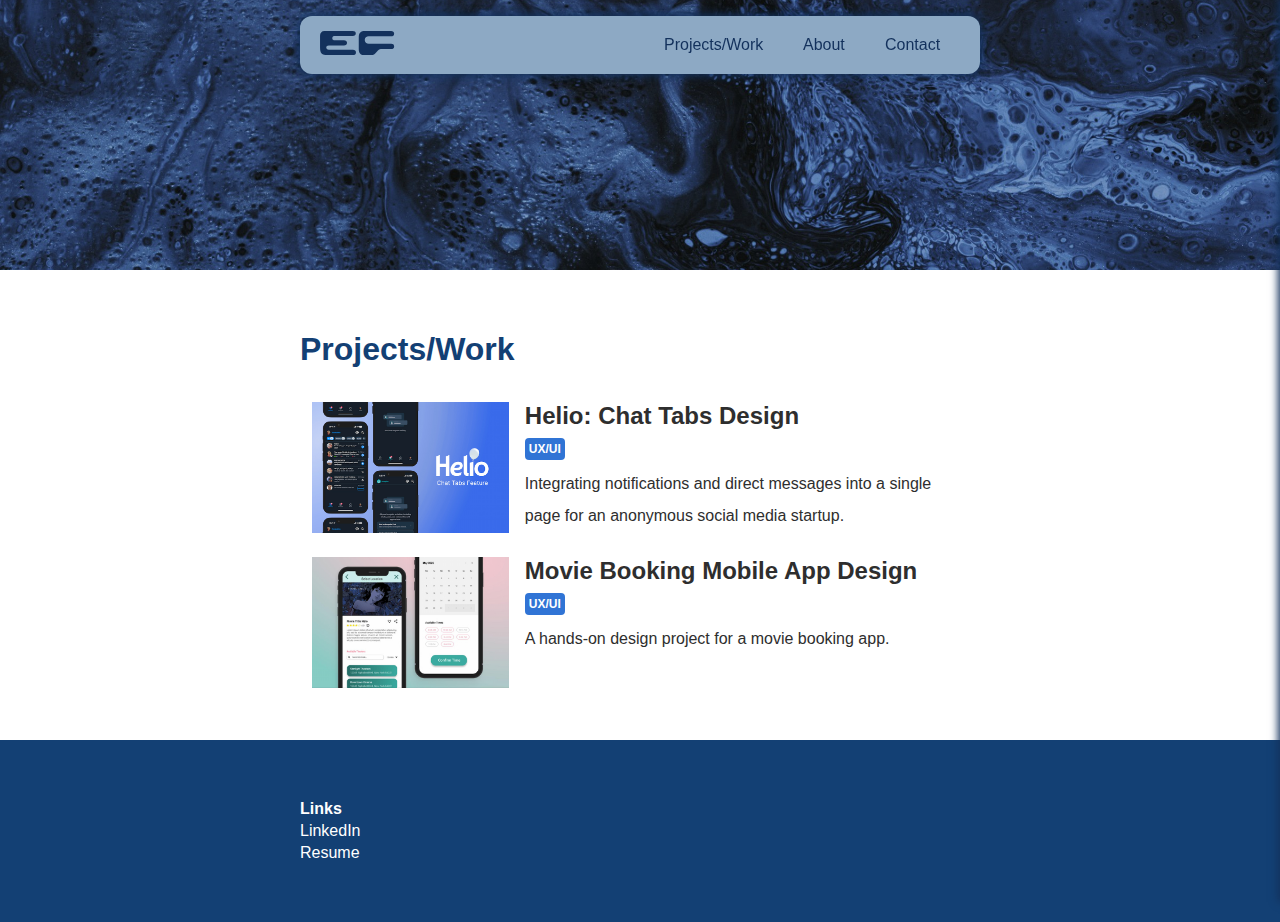
<file: projects.html>
<!DOCTYPE html>

<html lang="en">
  <head>
    <meta charset="utf-8">
    <meta http-equiv="X-UA-Compatible" content="IE=edge">
    <title>Projects | Ernest Fowler</title>
    <meta name="description" content="A portfolio site for Ernest Fowler">
    <meta name="viewport" content="width=device-width, initial-scale=1">
    
    <link rel="icon" href="./img/EF_icon.svg">
    <link rel="stylesheet" href="./css/main.css">
    <link href="https://fonts.cdnfonts.com/css/satoshi" rel="stylesheet">
    <link rel="stylesheet" href="https://cdnjs.cloudflare.com/ajax/libs/animate.css/4.1.1/animate.min.css" />
  </head>

  <body>
    <header>
      <div class="headerbox">
        <div class="headerlogo">
          <a href="./index.html">
            <img src="./img/EF.svg" alt="">
          </a>
        </div>
        
        <nav class="header_desktop">
          <a href="./projects.html" class="tg_buttonnav hvr-fade">Projects/Work</a>
          <a href="./about.html" class="tg_buttonnav hvr-fade">About</a>
          <a href="./contact.html" class="tg_buttonnav hvr-fade">Contact</a>
        </nav>
        <nav class="ham-menu-nav">
          <div class="ham-menu">
            <span></span>
            <span></span>
            <span></span>
          </div>
        </nav>
      </div>
      
      <div class="header_offscreen">
        <ul>
          <li><a href="./projects.html" class="tg_buttonnav">Projects/Work</a></li>
          <li><a href="./about.html" class="tg_buttonnav">About</a></li>
          <li><a href="./contact.html" class="tg_buttonnav">Contact</a></li>
        </ul>
      </div>  
    </header>

    <div class="default_hero"></div>

    <main>
      <h1 class="default_title">Projects/Work</h1>
      
      <a class="projects_item" href="./projects-Helio.html">
        <img class="projects_item-image" src="./img/Helio-Cover-small.jpg">
        <div class="projects_item-details">
          <h2 class="projects_item-details-title">Helio: Chat Tabs Design</h2>
          <p class="project_item-details-tag">UX/UI</p>
          <p class="project_item-details-description">Integrating notifications and direct messages into a single page for an anonymous social media startup.</p>
        </div>
      </a>
      <a class="projects_item" href="./projects-Movie_Booking_App_Design.html">
        <img class="projects_item-image" src="./img/Movie-Booking-Cover-small.jpg">
        <div class="projects_item-details">
          <h2 class="projects_item-details-title">Movie Booking Mobile App Design</h2>
          <p class="project_item-details-tag">UX/UI</p>
          <p class="project_item-details-description">A hands-on design project for a movie booking app.</p>
        </div>
      </a>

    </main>

    <footer>
      <ul>
        <li class="tg_subheader2 footer-title">Links</li>
        <li><a href="">LinkedIn</a></li>
        <li><a href="">Resume</a></li>
      </ul>
    </footer>
    
    <script src="./js/main.js" async defer></script>
  </body>
</html>
</file>
<file: css/main.css>
/* GENERAL */

* {
    box-sizing: border-box;
}

body {
    margin: 0;
    background-color: var(--background);
    color: var(--bodytext);
    min-height: 100dvh;
    min-height: 100vh;
    display: flex;
    flex-direction: column;
}

p {
    margin: 0;
    line-height: 32px;
}

details {
    margin: 8px;
}

details .details {
    margin: 8px 0 20px 16px
}

ul {
    padding-left: 20px;
}

li {
    margin-top: 8px;
}

.li-strikethrough {
    text-decoration: line-through;
    color: #2e2e2e79;
}





/* TYPOGRAPHY */

* {
    font-family: 'Satoshi', sans-serif;
    font-size: 16px;
    font-weight: 300;
}

h1 {
    font-weight: 900;
    font-size: 32px;
}

h2 {
    font-weight: 700;
    font-size: 24px;
    margin: 0;    
}

h3 {
    font-weight: 500;
    font-size: 20px;
    margin: 12px 0;
    /* margin-bottom: 12px;     */
}

.tg_subheader1 {
    font-weight: 700;
    font-size: 20px;
}

.tg_subheader2 {
    font-weight: 700;
    font-size: 16px;
}

.tg_buttonnav {
    font-weight: 500;
    font-size: 16px;
}





/* BRAND COLORS */

:root {
    --buttontext: #FFF;
    --bodytext: #2e2e2e;
    --background: #FFF;
    --gray1: #00000010;
    
    --primary: #8DA9C4;
    --secondary: #134074;
    --secondary-dark: #13315C;
    --secondary-dark-shadow: #13315c85;
    --tertiary: #3074D5;

    --main-padding_large-desktop_horizontal: 300px;
    --main-padding_large-desktop_vertical: 40px;
    --main-padding_small-desktop_horizontal: 200px;
    --main-padding_small-desktop_vertical: 40px;
    --main-padding_mobile_horizontal: 40px;
    --main-padding_mobile_vertical: 20px;
}





/* HEADER */

header {
    width: 100%;
    display: flex;
    justify-content: center;
    padding: 16px var(--main-padding_large-desktop_horizontal);
    position: fixed;
}

.headerbox {
    display: flex;
    justify-content: center;
    justify-content: space-between;
    align-items: center;
    padding: 0 20px;
    background-color: #8DA9C4;
    border-radius: 12px;
    min-height: fit-content;
    width: 100%;
    box-shadow: 0 0 8px 2px var(--secondary-dark);
}

nav {
    display: flex;
}

nav a {
    padding: 20px;
    text-decoration: none;
    color: var(--secondary-dark);
}

.header_offscreen {
    background-color: var(--primary);
    width: 100%;
    max-width: 450px;
    height: 100vh;
    position: fixed;
    padding: 0 0;
    top: 0;
    right: -450px;
    display: flex;
    flex-direction: column;
    align-items: flex-start;
    font-size: 3rem;
    transition: .3 ease;
    box-shadow: 0 0 8px 2px var(--secondary-dark);
}

.header_offscreen ul {
    padding: 0;
    margin-top: 60px;
}

.header_offscreen ul li {
    list-style: none;    
    padding: 12px 40px;
}

.header_offscreen ul li a {
    text-decoration: none;
    color: var(--secondary-dark);
    padding: 8px;
}

.header_offscreen.active {
    right: 0;
}

.ham-menu-nav {
    display: none;
}

.ham-menu {
    width: 40px;
    height: 40px;
    margin-left: auto;
    position: relative;
    z-index: 100;
}

.ham-menu span {
    width: 100%;
    height: 4px;
    border-radius: 25px;
    background-color: var(--secondary-dark);
    position: absolute;
    top: 50%;
    left: 50%;
    transform: translate(-50%, -50%);
    transition: .3s ease;
}

.ham-menu span:nth-child(1) {
    top: 25%;
}

.ham-menu span:nth-child(3) {
    top: 75%;
}

.ham-menu.active span:nth-child(1) {
    top: 50%;
    transform: translate(-50%, -50%) rotate(45deg);
}

.ham-menu.active span:nth-child(2) {
    opacity: 0;
}

.ham-menu.active span:nth-child(3) {
    top: 50%;
    transform: translate(-50%, -50%) rotate(-45deg);
}

@media (min-width: 840px) and (max-width: 1279px) {
    header {
        padding: 16px var(--main-padding_small-desktop_horizontal);
    }
}

@media (max-width: 840px) {
    header {
        padding: 0;
    }
    
    .headerbox {
        border-radius: 0px;
        padding: 8px var(--main-padding_mobile_horizontal);
    }

    .ham-menu-nav {
        display: block;
    }

    .header_desktop {
        display: none;
    }
}





/* BODY/DEFAULTS */

main {
    padding: var(--main-padding_large-desktop_vertical) var(--main-padding_large-desktop_horizontal);
}     

@media (min-width: 840px) and (max-width: 1279px) {
    main {
        padding: var(--main-padding_small-desktop_vertical) var(--main-padding_small-desktop_horizontal);
    }
}

@media (max-width: 840px) {
    main {
        padding: var(--main-padding_mobile_vertical) var(--main-padding_mobile_horizontal);
    }
}

.default_hero {
    background-image: url(../img/homehero.jpg);
    width: 100%;
    height: 30vh;
    background-size: cover;
    background-position: center;
}

.default_title {
    color: var(--secondary);
}





/* FOOTER */

footer {
    background-color: var(--secondary);
    width: 100%;
    padding: var(--main-padding_large-desktop_vertical) var(--main-padding_large-desktop_horizontal);
    display: flex;
    margin-top: auto;
}

@media (min-width: 840px) and (max-width: 1279px) {
    footer {
        padding: var(--main-padding_small-desktop_vertical) var(--main-padding_small-desktop_horizontal);
    }
}

@media (max-width: 840px) {
    footer {
        padding: var(--main-padding_mobile_vertical) var(--main-padding_mobile_horizontal);
    }
}

footer ul {
    padding: 0;
}

footer ul li {
    list-style-type: none;
    margin: 4px 0;
}

footer ul li a {
    color: var(--buttontext);
    text-decoration: none;
}

footer ul li a:hover {
    text-decoration: underline;
}

.footer-title {
    color: var(--buttontext);
    margin-bottom: 12px 0;
}





/* HOME PAGE */

.home_intro {
    font-weight: 700;
    font-size: 24px;
    color: var(--secondary);
}

.home_introdescription {
    font-weight: 400;
    font-size: 20px;
    margin: 30px 0;
}





/* CONTACT FORM */

.contactform {
    width: 100%;
    display: flex;
    justify-content: center;
}

.contactform-box {
    box-shadow: 0 0 8px 2px var(--secondary-dark-shadow);
    border-radius: 12px;
    background-color: var(--background);
    padding: 24px;
    margin-top: 60px;
    width: 100%;
    max-width: 500px;
    display: flex;
    flex-direction: column;
}

.contactform-title {
    margin-bottom: 20px;
}

.contactform-name {
    display: flex;
    gap: 6px;
    width: 100%;
}

@media (max-width: 794px) {
    .contactform-name {
        flex-direction: column;
    }    
}

.contactform-input-box {
    display: flex;
    flex-direction: column;
    margin-bottom: 8px;
    flex-grow: 1;
}

.contactform-input-box input, textarea {
    border: .5px solid black;
}

.contactform-input {
    margin-top: 4px;
    border-radius: 4px;
    border: 1px solid black;
    background-color: var(--buttontext);
    padding: 4px;
}

.contactform-requiredinfo {
    font-style: italic;
    font-size: 12px;
}

.contactform-buttons {
    margin-top: 16px;
    display: flex;
    width: 100%;
    gap: 6px;
}

.contactform-buttons input, .contactform-buttons button {
    flex: 1;
    padding: 8px;
    border-radius: 9999px;
    border: none;
}

.contactform-buttons input {
    background-color: var(--background);
}

.contactform-buttons input:hover {
    background-color: var(--gray1);
}

.contactform-buttons button {
    background-color: var(--secondary);
    color: var(--buttontext);
}

.contactform-buttons button:hover {
    background-color: #132f56;
}





/* PROJECTS PAGE */

.projects_item {
    padding: 12px;
    display: flex;
    gap: 16px;
    background-color: var(--background);
    text-decoration: none;
    color: var(--bodytext); 
}

.projects_item:hover {
    background-color: var(--gray1);
}

.projects_item-image {
    max-width: 30%;
    height: 100%;
    aspect-ratio: 3/2;
    object-fit: cover;
}

.projects_item-details {
    display: flex;
    flex-direction: column;
    gap: 8px;
    overflow: hidden;   
}

.project_item-details-tag {
    padding: 4px;
    line-height: normal;
    background-color: var(--tertiary);
    color: var(--buttontext);
    border-radius: 4px;
    margin: 0;
    width: fit-content;
    font-size: 12px;
    font-weight: 700;
}

@media (max-width: 1090px) {
    .projects_item-details-title, .project_item-details-description {
        overflow: hidden;
        text-overflow: ellipsis;
        white-space: nowrap;
        width: 100%;
    }
}

@media (max-width: 975px) {
    .projects_item {
        flex-direction: column;
        padding: 0px;
        margin-bottom: 60px;
        gap: 8px;
    }
    
    .projects_item-image {
        max-width: 100%;
    }
    
    .projects_item-details-title, .project_item-details-description {
        white-space: unset;
    }
}





/* ABOUT */

.about_wrapper {
    display: flex;
    flex-direction: row-reverse;
    justify-content: space-between;
    gap: 24px;
}

.about_wrapper p {
    line-height: 36px;
}

.about_img {
    max-width: 30%;
    height: fit-content;
}

@media (max-width: 1000px) {
    .about_wrapper {
        flex-direction: column;
        gap: 0;
    }

    .about_img {
        margin: 20px 0;
        max-width: 40%;
    }
}

@media (min-width: 1279px) {
    .about_img {
        max-width: 20%;
    }
}


@media (max-width: 480px) {
    .about_img {
        margin: 20px 0;
        max-width: 60%;
    }
}

.about_img img {
    aspect-ratio: 1;
    width: 100%;
    border-radius: 99999px;
}





/* CONTACT */

.contact_list {
    padding: 0;
}

.contact_listitem {
    display: flex;
    gap: 8px;
    margin-bottom: 16px;
    height: fit-content;
}

.contact_listitem li {
    list-style: none;
    box-sizing: content-box;
    line-height: 24px;
    margin-top: 0;
}

.contact_listitem li a {
    font-weight: 400;
}

.contact_listicon {
    max-width: 40px;
    height: 24px;
}





/* PROJECTS (INDIVIDUAL) */

.project-individual_hero {
    width: 100%;
    height: 80vh;
    background-size: cover;
    background-position: center;
}

.project-individual_infobox {
    background-color: var(--gray1);
    padding: 40px;
    border-radius: 20px;
    margin-bottom: 60px;
}

.project-individual_section {
    margin-bottom: 80px;
}

.project-individual_infobox-intro {
    display: grid;
    grid-template-columns: 1fr 1fr;
    grid-row: auto auto;
    grid-column-gap: 20px;
    grid-row-gap: 40px;
}

.project-individual_infobox-intro .tg_subheader2 {
    color: var(--tertiary);
}

.project-individual_infobox-intro p a {
    color: var(--bodytext);
}

@media (max-width:768px) {
    .project-individual_infobox-intro {
        display: flex;
        flex-direction: column;
    }
}







/* PROJECT: HELIO */

.helio_hero {
    background-image: url(../img/Helio-Cover.jpg);
}

.helio_img-beforeafter{
    display: flex;
    flex-direction: row;
    gap: 16px;
}

.helio_img-beforeafter img {
    width: 80%;
}

.helio_img-final {
    display: grid;
    grid-template-columns: 1fr 1fr;
    gap: 16px;
}

.helio_img-final img {
    height: auto;
    width: 100%;
}





/* PROJECT: MOVIE BOOKING APP */

.movie_hero {
    background-image: url(../img/Movie-Booking-Cover.jpg);
    background-position:top;
}





/* LINK */

.link {
    color: var(--tertiary);
    text-decoration: none;
    font-weight: 400;
}

.link:hover {
    text-decoration: underline;
}

.home_introlinkname {
    font-weight: 700;
}





/* FADE */

.hvr-fade {
    display: inline-block;
    vertical-align: middle;
    -webkit-transform: perspective(1px) translateZ(0);
    transform: perspective(1px) translateZ(0);
    overflow: hidden;
    -webkit-transition-duration: 0.3s;
    transition-duration: 0.3s;
    -webkit-transition-property: color, background-color;
    transition-property: color, background-color;
}
    
  .hvr-fade:hover, .hvr-fade:focus, .hvr-fade:active {
    background-color: var(--secondary);
    color: var(--buttontext);
  }
</file>
